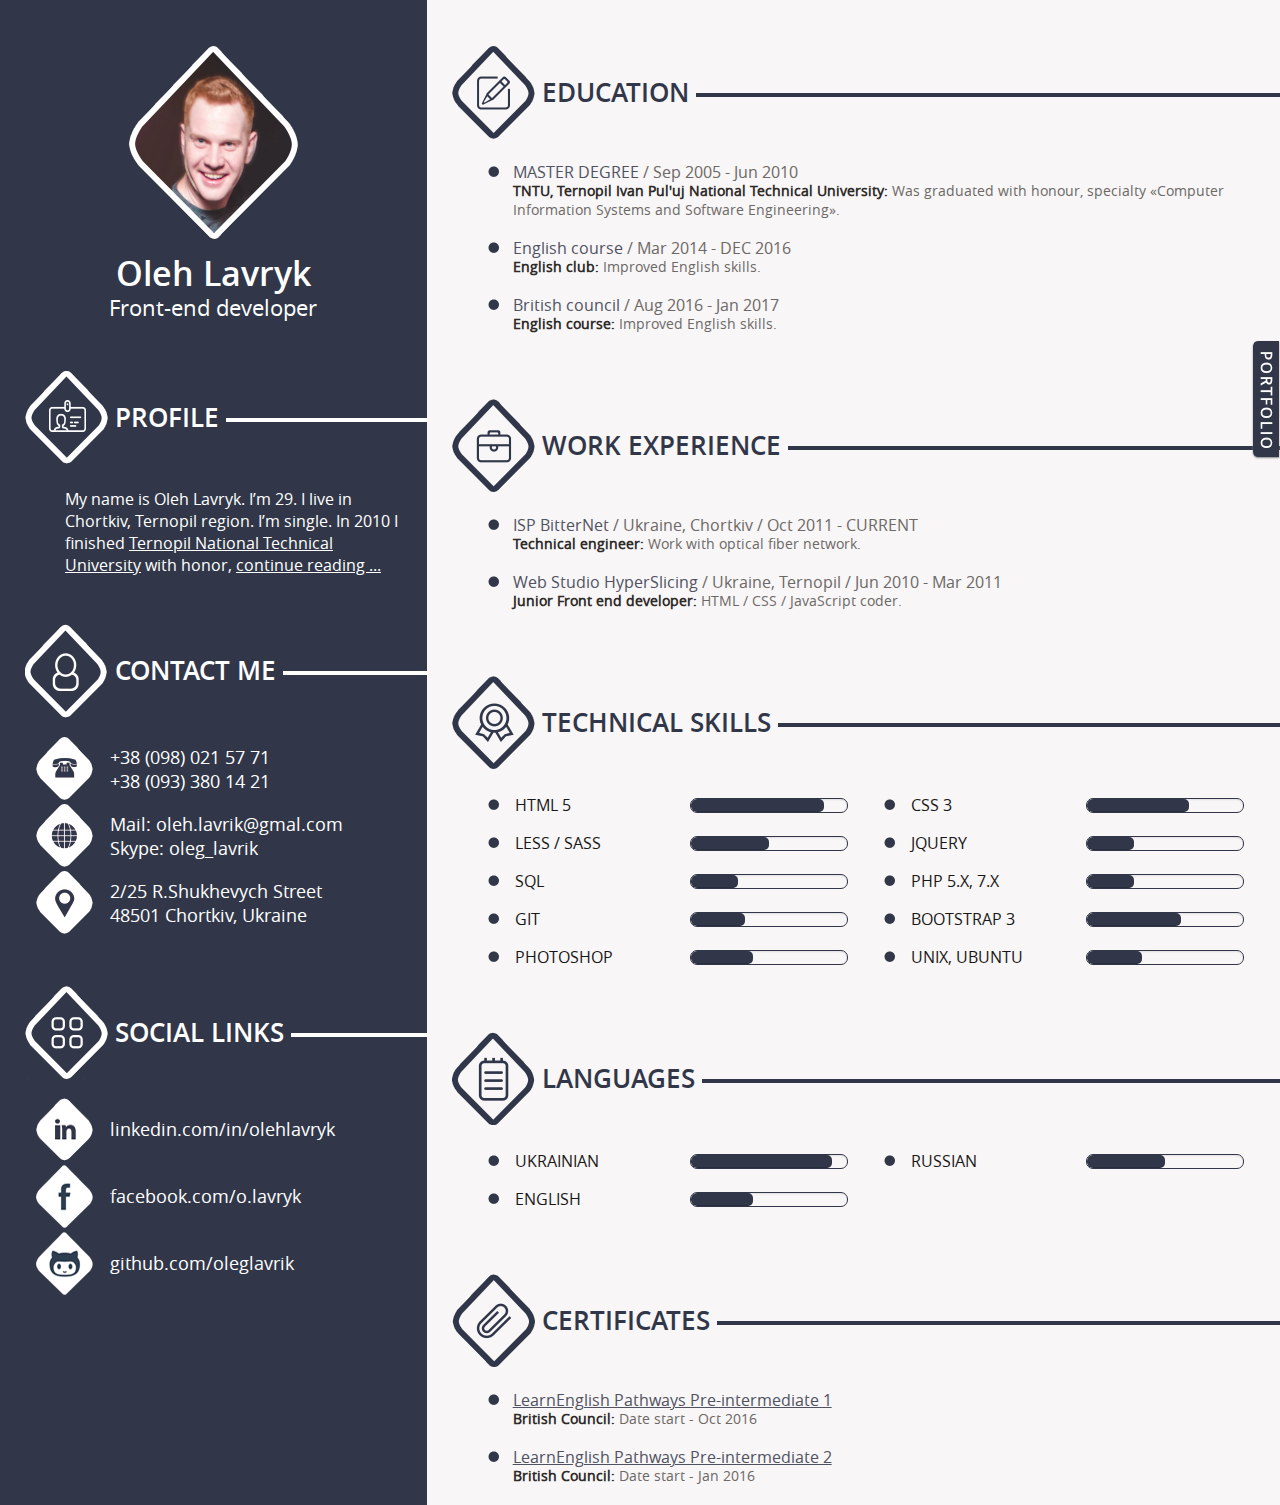
<file: index.html>
<!DOCTYPE html>
<html lang="en">
<head>
    <meta charset="utf-8">
    <meta http-equiv="X-UA-Compatible" content="IE=edge">
    <meta name="viewport" content="width=device-width, initial-scale=1">
    <link rel="shortcut icon" href="images/favicon.ico" type="image/x-icon" />
    <!-- The above 3 meta tags *must* come first in the head; any other head content must come *after* these tags -->
    <title>Oleh Lavryk | General information</title>

    <!-- Bootstrap -->
    <link href="./css/bootstrap.css" rel="stylesheet">
    <link href="./css/style.css" rel="stylesheet">

    <!-- HTML5 shim and Respond.js for IE8 support of HTML5 elements and media queries -->
    <!-- WARNING: Respond.js doesn't work if you view the page via file:// -->
    <!--[if lt IE 9]>
    <script src="https://oss.maxcdn.com/html5shiv/3.7.3/html5shiv.min.js"></script>
    <script src="https://oss.maxcdn.com/respond/1.4.2/respond.min.js"></script>
    <![endif]-->
</head>
<body>

    <div id="wrapper" class="container-fluid">
        <div class="row">
            <!-- Left sidebar -->
            <aside id="l-sidebar" class="col-md-4">
                <!-- user pic -->
                <section class="row">
                    <div class="col-md-12">
                        <div class="row">
                            <div id="user-photo">
                                <img src="./images/my_ava_6.jpg" alt="">
                                <div class="photo-mask"></div>
                            </div>
                        </div>
                    </div>
                </section>
                <!-- user status -->
                <section class="row">
                    <div class="col-md-12">
                        <div class="row">
                            <div id="user-name" class="center-block">
                                <span><b>Oleh Lavryk</b></span>
                                <i>Front-end developer</i>
                            </div>
                        </div>
                    </div>
                </section>
                <!-- user short profile -->
                <section class="row">
                    <div class="col-md-12">
                        <div class="row">
                            <div class="big-title-l-sidebar">
                                <div class="ic-profile"></div>
                                <h3 class="title-l-sidebar">
                                    Profile
                                </h3>
                            </div>
                            <div class="l-sidebar-profile-text">
                                My name is Oleh Lavryk.
                                I’m 29. I live in Chortkiv, Ternopil region. I’m single.
                                In 2010 I finished <a href="http://tntu.edu.ua/" target="_blank">Ternopil National Technical University</a> with honor,
                                <a href="about-me.html">continue reading ...</a>
                            </div>
                        </div>
                    </div>
                </section>
                <!-- contact me -->
                <section class="row">
                    <div class="col-md-12">
                        <div class="row">
                            <div class="big-title-l-sidebar">
                            <div class="ic-contact"></div>
                            <h3 class="title-l-sidebar">
                                Contact Me
                            </h3>
                        </div>
                            <div class="l-sidebar-contact-info">
                                <ul class="col-md-12">
                                    <li class="col-xs-12 col-sm-6 col-md-12 col-lg-12">
                                        <span class="ic-phone"></span>
                                        <div class="contact-wrap">
                                            <span>+38 (098) 021 57 71</span>
                                            <span>+38 (093) 380 14 21</span>
                                        </div>
                                    </li>
                                    <li class="col-xs-12 col-sm-6 col-md-12 col-lg-12">
                                        <span class="ic-web"></span>
                                        <div class="contact-wrap">
                                            <span>Mail: oleh.lavrik@gmal.com</span>
                                            <span>Skype: oleg_lavrik</span>
                                        </div>
                                    </li>
                                    <li class="col-xs-12 col-sm-6 col-md-12 col-lg-12">
                                        <span class="ic-location"></span>
                                        <div class="contact-wrap">
                                            <span>2/25 R.Shukhevych Street</span>
                                            <span>48501 Chortkiv, Ukraine</span>
                                        </div>
                                    </li>
                                </ul>
                            </div>
                        </div>
                    </div>
                </section>
                <!-- social links -->
                <section class="row">
                    <div class="col-md-12">
                        <div class="row">
                            <div class="big-title-l-sidebar">
                                <div class="ic-social-links"></div>
                                <h3 class="title-l-sidebar">
                                Social links
                            </h3>
                            </div>
                            <div class="l-sidebar-social-links">
                                <ul class="col-sm-12">
                                    <li class="col-xs-12 col-sm-6 col-md-12 col-lg-12">
                                        <span class="ic-linkedin"></span>
                                        <div class="social-link-wrap">
                                            <a href="https://linkedin.com/in/olehlavryk" target="_blank">linkedin.com/in/olehlavryk</a>
                                        </div>
                                    </li>
                                    <li class="col-xs-12 col-sm-6 col-md-12 col-lg-12">
                                        <span class="ic-facebook"></span>
                                        <div class="social-link-wrap">
                                            <a href="https://facebook.com/o.lavryk" target="_blank">facebook.com/o.lavryk</a>
                                        </div>
                                    </li>
                                    <li class="col-xs-12 col-sm-6 col-md-12 col-lg-12">
                                        <span class="ic-github"></span>
                                        <div class="social-link-wrap">
                                            <a href="https://github.com/oleglavrik" target="_blank">github.com/oleglavrik</a>
                                        </div>
                                    </li>
                                </ul>
                            </div>
                        </div>
                    </div>
                </section>
            </aside>
            <!-- Main content -->
            <section id="main-content" class="col-md-8">
                <a href="./about-me.html" class="float-link">Portfolio</a>
                <!-- education title -->
                <section class="row">
                    <div class="col-md-12">
                        <div class="row">
                            <div class="col-md-12">
                                <div class="row">
                                    <div class="big-title-main-content">
                                        <div class="ic-user-education"></div>
                                        <h3 class="title-main-content">
                                            Education
                                        </h3>
                                    </div>
                                </div>
                            </div>
                        </div>
                    </div>
                </section>
                <!-- education content -->
                <section class="row">
                    <div class="col-md-12">
                        <div class="row">
                            <ul class="user-experience-list">
                                <li>
                                    <div><i>MASTER  DEGREE</i> / Sep 2005 - Jun 2010</div>
                                    <span>
                                        <b>TNTU, Ternopil Ivan Pul'uj National Technical University:</b>
                                        Was graduated with honour, specialty «Computer Information Systems and Software Engineering».
                                    </span>
                                </li>
                                <li>
                                    <div><i>English course</i> / Mar 2014 - DEC 2016</div>
                                    <span>
                                        <b>English club:</b>
                                        Improved English skills.
                                    </span>
                                </li>
                                <li>
                                    <div><i>British council</i> / Aug 2016 - Jan 2017</div>
                                    <span>
                                        <b>English course:</b>
                                        Improved English skills.
                                    </span>
                                </li>
                            </ul>
                        </div>
                    </div>
                </section>
                <!-- work experience title -->
                <section class="row">
                    <div class="col-md-12">
                        <div class="row">
                            <div class="big-title-main-content">
                                <div class="ic-work-experience"></div>
                                <h3 class="title-main-content">
                                    Work Experience
                                </h3>
                            </div>
                        </div>
                    </div>
                </section>
                <!-- work experience content -->
                <section class="row">
                    <div class="col-md-12">
                        <div class="row">
                            <ul class="user-experience-list">
                                <li>
                                    <div><i>ISP BitterNet</i> / Ukraine, Chortkiv / Oct 2011 - CURRENT </div>
                                    <span>
                                        <b>Technical engineer:</b>
                                         Work with optical fiber network.
                                    </span>
                                </li>
                                <li>
                                    <div><i>Web Studio HyperSlicing</i> / Ukraine, Ternopil / Jun 2010 - Mar 2011</div>
                                    <span>
                                        <b>Junior Front end developer:</b>
                                         HTML / CSS / JavaScript coder.
                                    </span>
                                </li>
                            </ul>
                        </div>
                    </div>
                </section>
                <!-- technical skills title -->
                <section class="row">
                    <div class="col-md-12">
                        <div class="row">
                            <div class="big-title-main-content">
                                <div class="ic-user-proficiency"></div>
                                <h3 class="title-main-content">
                                    TECHNICAL SKILLS
                                </h3>
                            </div>
                        </div>
                    </div>
                </section>
                <!-- technical skills content -->
                <section class="row">
                    <div class="col-md-12">
                        <div class="row">
                            <ul class="personal-skills-list">
                                <li class="col-sm-6">
                                    <i class="ic-dark-blue-bullet"></i>
                                    <span>HTML 5</span>
                                    <div class="progress progress-dark-blue">
                                        <div class="progress-bar progress-bar-dark-blue" role="progressbar"
                                             aria-valuenow="85" aria-valuemin="0" aria-valuemax="100" style="width:85%">
                                        </div>
                                    </div>
                                </li>
                                <li class="col-sm-6">
                                    <i class="ic-dark-blue-bullet"></i>
                                    <span>CSS 3</span>
                                    <div class="progress progress-dark-blue">
                                        <div class="progress-bar progress-bar-dark-blue" role="progressbar"
                                             aria-valuenow="65" aria-valuemin="0" aria-valuemax="100" style="width:65%">
                                        </div>
                                    </div>
                                </li>
                                <li class="col-sm-6">
                                    <i class="ic-dark-blue-bullet"></i>
                                    <span>LESS / SASS</span>
                                    <div class="progress progress-dark-blue">
                                        <div class="progress-bar progress-bar-dark-blue" role="progressbar"
                                             aria-valuenow="50" aria-valuemin="0" aria-valuemax="100" style="width:50%">
                                        </div>
                                    </div>
                                </li>
                                <li class="col-sm-6">
                                    <i class="ic-dark-blue-bullet"></i>
                                    <span>JQuery</span>
                                    <div class="progress progress-dark-blue">
                                        <div class="progress-bar progress-bar-dark-blue" role="progressbar"
                                             aria-valuenow="30" aria-valuemin="0" aria-valuemax="100" style="width:30%">
                                        </div>
                                    </div>
                                </li>
                                <li class="col-sm-6">
                                    <i class="ic-dark-blue-bullet"></i>
                                    <span>SQL</span>
                                    <div class="progress progress-dark-blue">
                                        <div class="progress-bar progress-bar-dark-blue" role="progressbar"
                                             aria-valuenow="30" aria-valuemin="0" aria-valuemax="100" style="width:30%">
                                        </div>
                                    </div>
                                </li>
                                <li class="col-sm-6">
                                    <i class="ic-dark-blue-bullet"></i>
                                    <span>PHP 5.x, 7.x</span>
                                    <div class="progress progress-dark-blue">
                                        <div class="progress-bar progress-bar-dark-blue" role="progressbar"
                                             aria-valuenow="30" aria-valuemin="0" aria-valuemax="100" style="width:30%">
                                        </div>
                                    </div>
                                </li>
                                <li class="col-sm-6">
                                    <i class="ic-dark-blue-bullet"></i>
                                    <span>GIT</span>
                                    <div class="progress progress-dark-blue">
                                        <div class="progress-bar progress-bar-dark-blue" role="progressbar"
                                             aria-valuenow="35" aria-valuemin="0" aria-valuemax="100" style="width:35%">
                                        </div>
                                    </div>
                                </li>
                                <li class="col-sm-6">
                                    <i class="ic-dark-blue-bullet"></i>
                                    <span>Bootstrap 3</span>
                                    <div class="progress progress-dark-blue">
                                        <div class="progress-bar progress-bar-dark-blue" role="progressbar"
                                             aria-valuenow="60" aria-valuemin="0" aria-valuemax="100" style="width:60%">
                                        </div>
                                    </div>
                                </li>
                                <li class="col-sm-6">
                                    <i class="ic-dark-blue-bullet"></i>
                                    <span>Photoshop </span>
                                    <div class="progress progress-dark-blue">
                                        <div class="progress-bar progress-bar-dark-blue" role="progressbar"
                                             aria-valuenow="40" aria-valuemin="0" aria-valuemax="100" style="width:40%">
                                        </div>
                                    </div>
                                </li>

                                <li class="col-sm-6">
                                    <i class="ic-dark-blue-bullet"></i>
                                    <span>Unix, Ubuntu</span>
                                    <div class="progress progress-dark-blue">
                                        <div class="progress-bar progress-bar-dark-blue" role="progressbar"
                                             aria-valuenow="35" aria-valuemin="0" aria-valuemax="100" style="width:35%">
                                        </div>
                                    </div>
                                </li>
                            </ul>
                        </div>
                    </div>
                </section>
                <!-- languages title -->
                <section class="row">
                    <div class="col-md-12">
                        <div class="row">
                            <div class="big-title-main-content">
                                <div class="ic-languages"></div>
                                <h3 class="title-main-content">
                                    Languages
                                </h3>
                            </div>
                        </div>
                    </div>
                </section>
                <!-- languages content -->
                <section class="row">
                    <div class="col-md-12">
                        <div class="row">
                            <ul class="personal-skills-list">
                                <li class="col-sm-6">
                                    <i class="ic-dark-blue-bullet"></i>
                                    <span>Ukrainian</span>
                                    <div class="progress progress-dark-blue">
                                        <div class="progress-bar progress-bar-dark-blue" role="progressbar"
                                             aria-valuenow="90" aria-valuemin="0" aria-valuemax="100" style="width:90%">
                                        </div>
                                    </div>
                                </li>
                                <li class="col-sm-6">
                                    <i class="ic-dark-blue-bullet"></i>
                                    <span>Russian</span>
                                    <div class="progress progress-dark-blue">
                                        <div class="progress-bar progress-bar-dark-blue" role="progressbar"
                                             aria-valuenow="50" aria-valuemin="0" aria-valuemax="100" style="width:50%">
                                        </div>
                                    </div>
                                </li>
                                <li class="col-sm-6">
                                    <i class="ic-dark-blue-bullet"></i>
                                    <span>English</span>
                                    <div class="progress progress-dark-blue">
                                        <div class="progress-bar progress-bar-dark-blue" role="progressbar"
                                             aria-valuenow="40" aria-valuemin="0" aria-valuemax="100" style="width:40%">
                                        </div>
                                    </div>
                                </li>
                            </ul>
                        </div>
                    </div>
                </section>
                <!-- certificates title -->
                <section class="row">
                    <div class="col-md-12">
                        <div class="row">
                            <div class="big-title-main-content">
                                <div class="ic-certificates"></div>
                                <h3 class="title-main-content">
                                    Certificates
                                </h3>
                            </div>
                        </div>
                    </div>
                </section>
                <!-- certificates content -->
                <section class="row">
                    <div class="col-md-12">
                        <div class="row">
                            <ul class="user-experience-list">
                                <li>
                                    <div><i><a href="./data/certificates/certificate.pdf" target="_blank">LearnEnglish Pathways Pre-intermediate 1</a></i></div>
                                    <span>
                                        <b>British Council:</b>
                                         Date start - Oct 2016
                                    </span>
                                </li>
                                <li>
                                    <div><i><a href="./data/certificates/certificate2.pdf" target="_blank">LearnEnglish Pathways Pre-intermediate 2</a></i></div>
                                    <span>
                                        <b>British Council:</b>
                                         Date start - Jan 2016
                                    </span>
                                </li>
                            </ul>
                        </div>
                    </div>
                </section>
            </section>
        </div>
    </div>
    <!-- jQuery (necessary for Bootstrap's JavaScript plugins) -->
    <script src="https://ajax.googleapis.com/ajax/libs/jquery/1.12.4/jquery.min.js"></script>
    <!-- Include all compiled plugins (below), or include individual files as needed -->
    <script src="./js/bootstrap.min.js"></script>
</body>
</html>
</file>
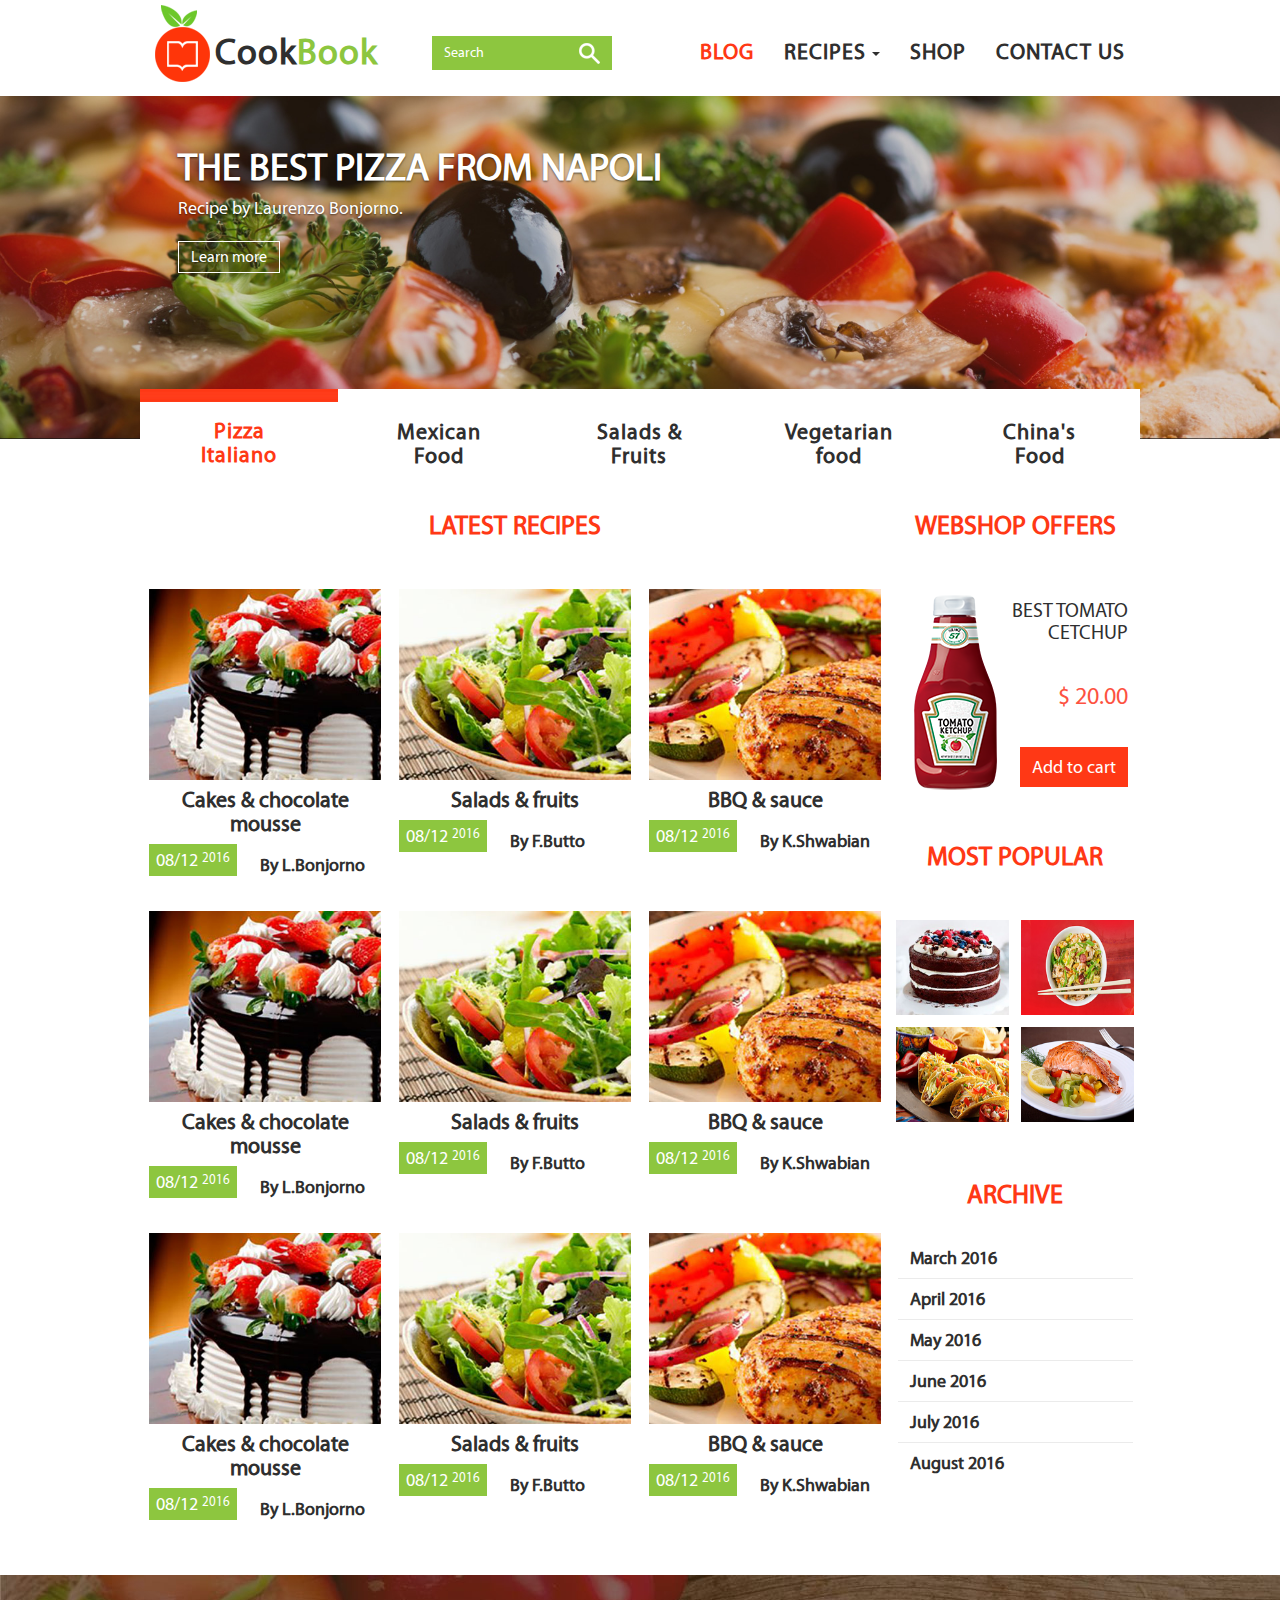
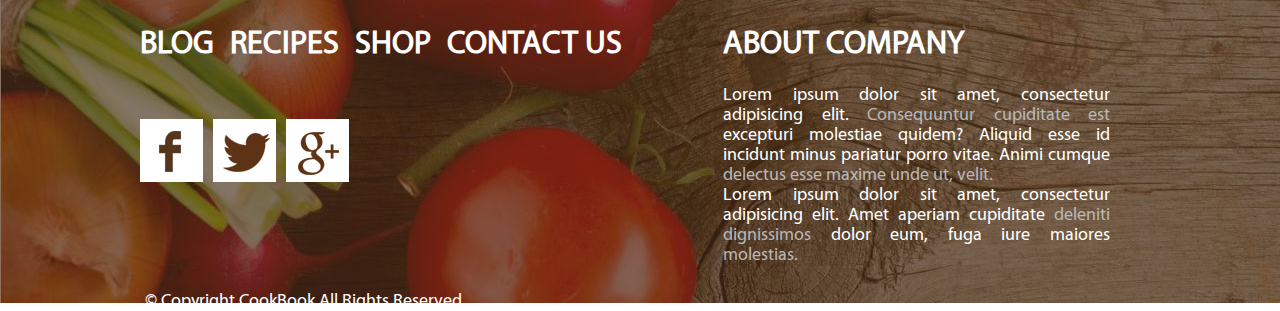
<file: source/cookbook/index.html>
<!DOCTYPE html>
<html lang="en">
<head>
    <meta charset="utf-8">
    <meta http-equiv="X-UA-Compatible" content="IE=edge">
    <meta name="viewport" content="width=device-width, initial-scale=1">
    <title>Cook Book | index</title>
    <!-- Bootstrap -->
    <link rel="stylesheet" href="./css/bootstrap.css">
    <!-- HTML5 shim and Respond.js for IE8 support of HTML5 elements and media queries -->
    <!-- WARNING: Respond.js doesn't work if you view the page via file:// -->
    <!--[if lt IE 9]>
    <script src="https://oss.maxcdn.com/html5shiv/3.7.3/html5shiv.min.js"></script>
    <script src="https://oss.maxcdn.com/respond/1.4.2/respond.min.js"></script>
    <![endif]-->
    <link rel="stylesheet" href="./css/index.css">
</head>
</head>
    <body>
        <!-- HEADER -->
        <header id="header">
            <!-- MAIN NAV BAR -->
            <div class="container">
                <div class="row">
                    <nav class="navbar navbar-default">
                        <div class="container-fluid">
                            <div class="row">
                                <!-- LOGO -->
                                <div class="logo-wrapper">
                                    <h1>
                                        <a class="navbar-brand" href="./">Cook<span>Book</span></a>
                                    </h1>
                                </div>
                                <!-- MOBILE VIEW -->
                                <div class="navbar-header">
                                    <a href="#" class="navbar-toggle collapsed" data-toggle="collapse" data-target="#bs-example-navbar-collapse-1" aria-expanded="false">Menu</a>
                                </div>
                                <!-- DESKTOP -->
                                <div class="collapse navbar-collapse" id="bs-example-navbar-collapse-1">
                                    <div class="row">
                                        <!-- DESKTOP SEARCH FORM -->
                                        <form action="" method="post" class="search">
                                            <input type="text" placeholder="Search" >
                                            <input type="submit" name="" value="">
                                        </form>
                                        <!-- MENU WITH DROPDOWN -->
                                        <ul id="main-menu" class="nav navbar-nav navbar-right">
                                            <li class="active"><a href="./blog.html">Blog</a></li>
                                            <li class="dropdown">
                                                <a href="#" class="dropdown-toggle" data-toggle="dropdown">Recipes <b class="caret"></b></a>
                                                <div class="dropdown-menu mega-menu">
                                                    <ul>
                                                        <li class="mega-menu-column">
                                                            <ul>
                                                                <li class="nav-header">European food</li>
                                                                <img src="./images/thumb_8.jpg" class="img-responsive">
                                                                <li><a href="#">French recipes</a></li>
                                                                <li><a href="#">Hot Spain recipes</a></li>
                                                                <li><a href="#">Traditional English food</a></li>
                                                                <li><a href="#">German sausage</a></li>
                                                                <li><a href="#">Ukrainian food</a></li>
                                                                <li><a href="#">Czech beer</a></li>
                                                            </ul>
                                                        </li>
                                                        <li class="mega-menu-column">
                                                            <ul>
                                                                <li class="nav-header">Chinese food</li>
                                                                <img src="./images/thumb_9.jpg" class="img-responsive">
                                                                <li><a href="#">Most popular Chinese food</a></li>
                                                                <li><a href="#">Chinese recipes and instructions</a></li>
                                                                <li><a href="#">Chinese rolls</a></li>
                                                                <li><a href="#">Traditional Chinese sushi</a></li>
                                                                <li><a href="#">Delicious Chinese soup</a></li>
                                                                <li><a href="#">Hot wasabi sauce</a></li>
                                                            </ul>
                                                        </li>
                                                        <li class="mega-menu-column">
                                                            <ul>
                                                                <li class="nav-header">Mexican food</li>
                                                                <img src="./images/thumb_10.jpg" class="img-responsive">
                                                                <li><a href="#">Street Mexican food</a></li>
                                                                <li><a href="#">Burrito's recipes</a></li>
                                                                <li><a href="#">Ceviche</a></li>
                                                                <li><a href="#">Mexican meat dishes</a></li>
                                                                <li><a href="#">Mole de Olla</a></li>
                                                                <li><a href="#">Queso flameado</a></li>
                                                            </ul>
                                                        </li>
                                                    </ul>
                                                </div>
                                            </li>
                                            <li><a href="#">Shop</a></li>
                                            <li><a href="#">Contact us</a></li>
                                            <li class="dropdown menu-serach-item">
                                                <a href="#" class="dropdown-toggle" data-toggle="dropdown"><span class="mobile-search-icon"></span></a>
                                                <div class="dropdown-menu">
                                                    <!--MOBILE VIEW SEARCH FORM-->
                                                    <form action="" method="post" class="search">
                                                        <input type="text" placeholder="Search" >
                                                        <input type="submit" name="" value="">
                                                    </form>
                                                </div><!-- dropdown-menu -->
                                            </li>
                                        </ul>
                                    </div>
                                </div>
                            </div>
                        </div>
                    </nav>
                </div>
            </div>
            <!-- HEADER CAROUSEL -->
            <section id="slider">
                <div id="carousel-example-generic" class="carousel slide carousel-fade" data-ride="carousel">
                    <!-- SLIDES -->
                    <div class="carousel-inner" role="listbox">
                        <div class="item active">
                            <img src="./images/slide_2.jpg" alt="">
                            <section class="carousel-caption">
                                <div class="container">
                                    <div class="recipe-info col-sm-7">
                                        <h1>The best pizza from napoli</h1>
                                        <p>
                                            Recipe by Laurenzo Bonjorno.
                                        </p>
                                        <a class="btn btn-default" href="#" role="button">Learn more</a>
                                    </div>
                                </div>
                            </section>
                        </div>
                        <div class="item ">
                            <img src="./images/slide_1.jpg" alt="">
                            <section class="carousel-caption">
                                <div class="container">
                                    <div class="recipe-info col-sm-7">
                                        <h1>Chicken Enchiladas II</h1>
                                        <p>
                                            Recipe by Laurenzo Bonjorno.
                                        </p>
                                        <a class="btn btn-default" href="#" role="button">Learn more</a>
                                    </div>
                                </div>
                            </section>
                        </div>
                        <div class="item">
                            <img src="./images/slide_2.jpg" alt="">
                            <section class="carousel-caption">
                                <div class="container">
                                    <div class="recipe-info col-sm-7">
                                        <h1>Roasted Asparagus Salad with Feta Cheese</h1>
                                        <p>
                                            Recipe by Laurenzo Bonjorno.
                                        </p>
                                        <a class="btn btn-default" href="#" role="button">Learn more</a>
                                    </div>
                                </div>
                            </section>
                        </div>
                        <div class="item">
                            <img src="./images/slide_1.jpg" alt="">
                            <section class="carousel-caption">
                                <div class="container">
                                    <div class="recipe-info col-sm-7">
                                        <h1>Raw Super Food Oat Smoothie</h1>
                                        <p>
                                            Recipe by Laurenzo Bonjorno.
                                        </p>
                                        <a class="btn btn-default" href="#" role="button">Learn more</a>
                                    </div>
                                </div>
                            </section>
                        </div>
                        <div class="item">
                            <img src="./images/slide_2.jpg" alt="">
                            <section class="carousel-caption col-sm-12 col-md-10">
                                <div class="container">
                                    <div class="recipe-info col-sm-7">
                                        <h1>Chinese Sizzling Rice Soup</h1>
                                        <p>
                                            Recipe by Laurenzo Bonjorno.
                                        </p>
                                        <a class="btn btn-default" href="#" role="button">Learn more</a>
                                    </div>
                                </div>
                            </section>
                        </div>
                    </div>
                    <!-- INDICATORS -->
                    <div class="container">
                        <div class="row">
                            <ol class="carousel-indicators">

                                <li data-target="#carousel-example-generic" data-slide-to="0" class="active">
                                    <a href="#">Pizza <br> Italiano</a>
                                </li>
                                <li data-target="#carousel-example-generic" data-slide-to="1" >
                                    <a href="#">Mexican <br>Food</a>
                                </li>
                                <li data-target="#carousel-example-generic" data-slide-to="2">
                                    <a href="#">Salads & <br> Fruits</a>
                                </li>
                                <li data-target="#carousel-example-generic" data-slide-to="3">
                                    <a href="#">Vegetarian <br> food</a>
                                </li>
                                <li data-target="#carousel-example-generic" data-slide-to="4">
                                    <a href="#">China's <br> Food</a>
                                </li>
                            </ol>
                        </div>
                    </div>
                </div>
            </section>
        </header>

        <!-- CONTENT -->
        <section class="container">
            <div class="row">
                <!-- MAIN -->
                <section id="content" class="col-md-9">
                    <h1>Latest recipes</h1>
                    <div id="recipes-wrapper">
                        <article>
                            <div class="hovereffect">
                                <a href="#"><img src="./images/thumb_1.jpg" alt="" class="img-responsive"></a>
                                <div class="overlay">
                                    <span>Cakes & chocolate mousse</span>
                                    <a class="info" href="#">View recipe</a>
                                </div>
                            </div>
                            <h2><a href="#">Cakes & chocolate mousse</a></h2>
                            <div class="post-meta-date">
                                <div class="post-date">
                                    08/12
                                    <sup>2016</sup>
                                </div>
                                <div class="post-author">By <a href="#">L.Bonjorno</a></div>
                            </div>
                        </article>
                        <article>
                            <div class="hovereffect">
                                <a href="#"><img src="./images/thumb_2.jpg" class="img-responsive" alt=""></a>
                                <div class="overlay">
                                    <span>Salads & fruits</span>
                                    <a class="info" href="#">View recipe</a>
                                </div>
                            </div>
                            <h2><a href="#">Salads & fruits</a></h2>
                            <div class="post-meta-date">
                                <div class="post-date">
                                    08/12
                                    <sup>2016</sup>
                                </div>
                                <div class="post-author">By <a href="#">F.Butto</a></div>
                            </div>
                        </article>
                        <article>
                            <div class="hovereffect">
                                <a href="#"><img src="./images/thumb_3.jpg" class="img-responsive" alt=""></a>
                                <div class="overlay">
                                    <span>BBQ & sauce</span>
                                    <a class="info" href="#">View recipe</a>
                                </div>
                            </div>
                            <h2><a href="#">BBQ & sauce</a></h2>
                            <div class="post-meta-date">
                                <div class="post-date">
                                    08/12
                                    <sup>2016</sup>
                                </div>
                                <div class="post-author">By <a href="#">K.Shwabian</a></div>
                            </div>
                        </article>
                        <article>
                            <div class="hovereffect">
                                <a href="#"><img src="./images/thumb_1.jpg" alt="" class="img-responsive"></a>
                                <div class="overlay">
                                    <span>Cakes & chocolate mousse</span>
                                    <a class="info" href="#">View recipe</a>
                                </div>
                            </div>
                            <h2><a href="#">Cakes & chocolate mousse</a></h2>
                            <div class="post-meta-date">
                                <div class="post-date">
                                    08/12
                                    <sup>2016</sup>
                                </div>
                                <div class="post-author">By <a href="#">L.Bonjorno</a></div>
                            </div>
                        </article>
                        <article>
                            <div class="hovereffect">
                                <a href="#"><img src="./images/thumb_2.jpg" class="img-responsive" alt=""></a>
                                <div class="overlay">
                                    <span>Salads & fruits</span>
                                    <a class="info" href="#">View recipe</a>
                                </div>
                            </div>
                            <h2><a href="#">Salads & fruits</a></h2>
                            <div class="post-meta-date">
                                <div class="post-date">
                                    08/12
                                    <sup>2016</sup>
                                </div>
                                <div class="post-author">By <a href="#">F.Butto</a></div>
                            </div>
                        </article>
                        <article>
                            <div class="hovereffect">
                                <a href="#"><img src="./images/thumb_3.jpg" class="img-responsive" alt=""></a>
                                <div class="overlay">
                                    <span>BBQ & sauce</span>
                                    <a class="info" href="#">View recipe</a>
                                </div>
                            </div>
                            <h2><a href="#">BBQ & sauce</a></h2>
                            <div class="post-meta-date">
                                <div class="post-date">
                                    08/12
                                    <sup>2016</sup>
                                </div>
                                <div class="post-author">By <a href="#">K.Shwabian</a></div>
                            </div>
                        </article>
                        <article>
                            <div class="hovereffect">
                                <a href="#"><img src="./images/thumb_1.jpg" alt="" class="img-responsive"></a>
                                <div class="overlay">
                                    <span>Cakes & chocolate mousse</span>
                                    <a class="info" href="#">View recipe</a>
                                </div>
                            </div>
                            <h2><a href="#">Cakes & chocolate mousse</a></h2>
                            <div class="post-meta-date">
                                <div class="post-date">
                                    08/12
                                    <sup>2016</sup>
                                </div>
                                <div class="post-author">By <a href="#">L.Bonjorno</a></div>
                            </div>
                        </article>
                        <article>
                            <div class="hovereffect">
                                <a href="#"><img src="./images/thumb_2.jpg" class="img-responsive" alt=""></a>
                                <div class="overlay">
                                    <span>Salads & fruits</span>
                                    <a class="info" href="#">View recipe</a>
                                </div>
                            </div>
                            <h2><a href="#">Salads & fruits</a></h2>
                            <div class="post-meta-date">
                                <div class="post-date">
                                    08/12
                                    <sup>2016</sup>
                                </div>
                                <div class="post-author">By <a href="#">F.Butto</a></div>
                            </div>
                        </article>
                        <article>
                            <div class="hovereffect">
                                <a href="#"><img src="./images/thumb_3.jpg" class="img-responsive" alt=""></a>
                                <div class="overlay">
                                    <span>BBQ & sauce</span>
                                    <a class="info" href="#">View recipe</a>
                                </div>
                            </div>
                            <h2><a href="#">BBQ & sauce</a></h2>
                            <div class="post-meta-date">
                                <div class="post-date">
                                    08/12
                                    <sup>2016</sup>
                                </div>
                                <div class="post-author">By <a href="#">K.Shwabian</a></div>
                            </div>
                        </article>
                    </div>
                </section>

                <!-- ASIDE -->
                <aside id="sidebar" class="col-md-3">
                    <!-- ASIDE PRODUCT OFFER -->
                    <section class="aside-product-offer">
                        <h1>Webshop offers</h1>
                        <a href="#" class="aside-product-pic">
                            <img src="./images/thumb_5.png" alt="">
                        </a>
                        <div class="price-block">
                            <h1>Best tomato cetchup</h1>
                            <p>$ 20.00</p>
                            <a href="#" class="add-to-cart">Add to cart</a>
                        </div>
                    </section>

                    <!-- ASIDE MOST POPULAR -->
                    <section class="most-popular">
                        <h1>Most popular</h1>
                        <ul class="most-popular-list">
                            <li>
                                <a href="#">
                                    <img src="./images/thumb_4.jpg" class="img-responsive" alt="">
                                </a>
                                <i class="target glyphicon glyphicon-share-alt"></i>
                            </li>
                            <li>
                                <a href="#">
                                    <img src="./images/thumb_5.jpg" class="img-responsive" alt="">
                                </a>
                                <i class="target glyphicon glyphicon-share-alt"></i>
                            </li>
                            <li>
                                <a href="#">
                                    <img src="./images/thumb_6.jpg" class="img-responsive" alt="">
                                </a>
                                <i class="target glyphicon glyphicon-share-alt"></i>
                            </li>
                            <li>
                                <a href="#">
                                    <img src="./images/thumb_7.jpg" class="img-responsive" alt="">
                                </a>
                                <i class="target glyphicon glyphicon-share-alt"></i>
                            </li>
                        </ul>
                    </section>

                    <!-- ASIDE ARCHIVE -->
                    <section class="aside-archive">
                        <h1>Archive</h1>
                        <ul class="archive-list">
                            <li><a href="#">March 2016</a></li>
                            <li><a href="#">April 2016</a></li>
                            <li><a href="#">May 2016</a></li>
                            <li><a href="#">June 2016</a></li>
                            <li><a href="#">July 2016</a></li>
                            <li><a href="#">August 2016</a></li>
                        </ul>
                    </section>
                </aside>
            </div>
        </section>

        <!-- FOOTER -->
        <footer id="footer" class="container-fluid">
            <section class="container">
                <div class="row">
                    <section class="footer-left-block col-xs-12 col-sm-7 col-md-7">
                        <ul class="footer-menu">
                            <li><a href="#">Blog</a></li>
                            <li><a href="#">Recipes</a></li>
                            <li><a href="#">Shop</a></li>
                            <li><a href="#">Contact us</a></li>
                        </ul>
                        <ul class="social-menu">
                            <li><a href="#" class="ic-fb"></a></li>
                            <li><a href="#" class="ic-tw"></a></li>
                            <li><a href="#" class="ic-gp"></a></li>
                        </ul>
                    </section>
                    <section class="footer-right-block col-xs-12 col-sm-5 col-md-5">
                        <h1>About Company</h1>
                        <p>
                            Lorem ipsum dolor sit amet, consectetur adipisicing elit. <span>Consequuntur cupiditate est</span> excepturi molestiae quidem? Aliquid esse id incidunt minus pariatur porro vitae. Animi cumque <span>delectus esse maxime unde ut, velit.</span>
                        </p>
                        <p>Lorem ipsum dolor sit amet, consectetur adipisicing elit. Amet aperiam cupiditate <span>deleniti dignissimos</span> dolor eum, fuga iure maiores <span>molestias.</span></p>
                    </section>
                    <section class="footer-copyright col-sx-12 col-md-12">
                        <p>&copy; Copyright CookBook All Rights Reserved</p>
                    </section>
                </div>
            </section>
        </footer>

        <!-- js scripts -->
        <script src="https://ajax.googleapis.com/ajax/libs/jquery/3.1.1/jquery.min.js"></script>
        <script type="text/javascript" src="./js/bootstrap.min.js"></script>
        <script type="text/javascript" src="./js/index.js"></script>
    </body>
</html>
</file>
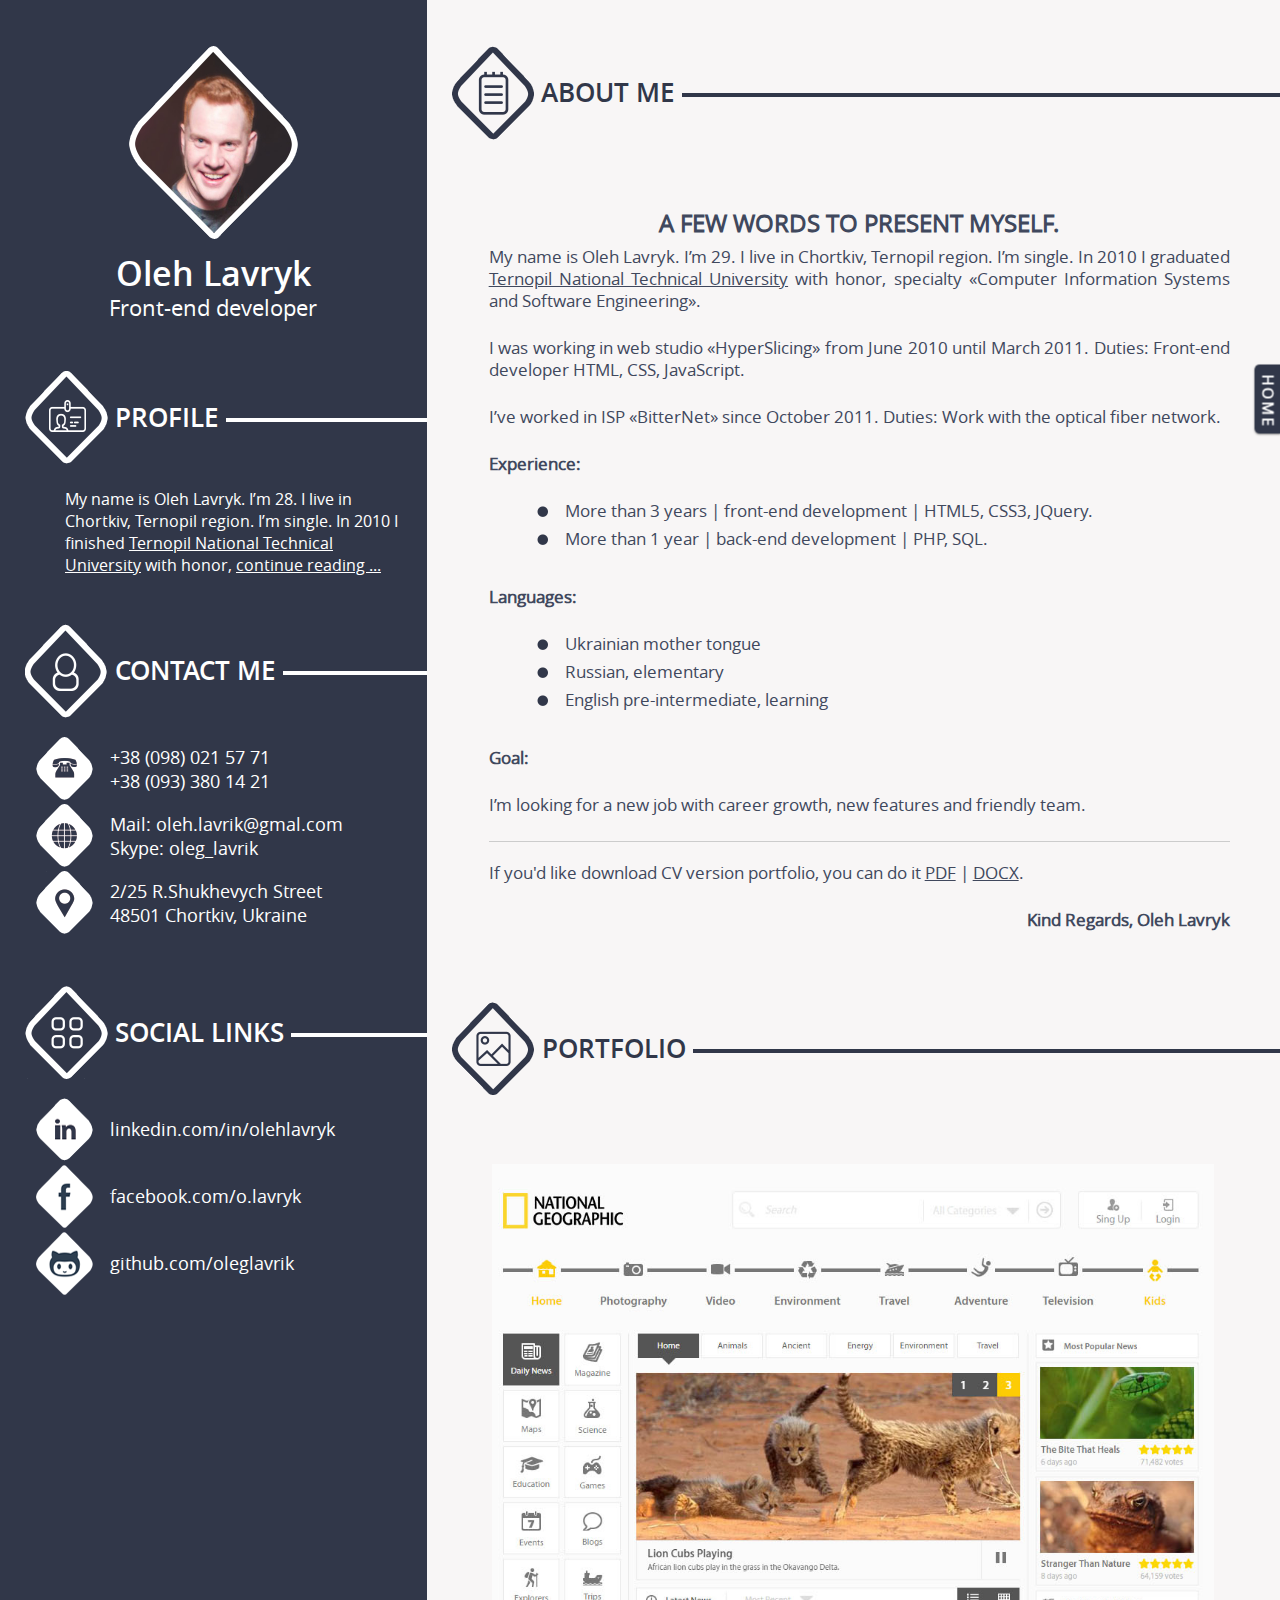
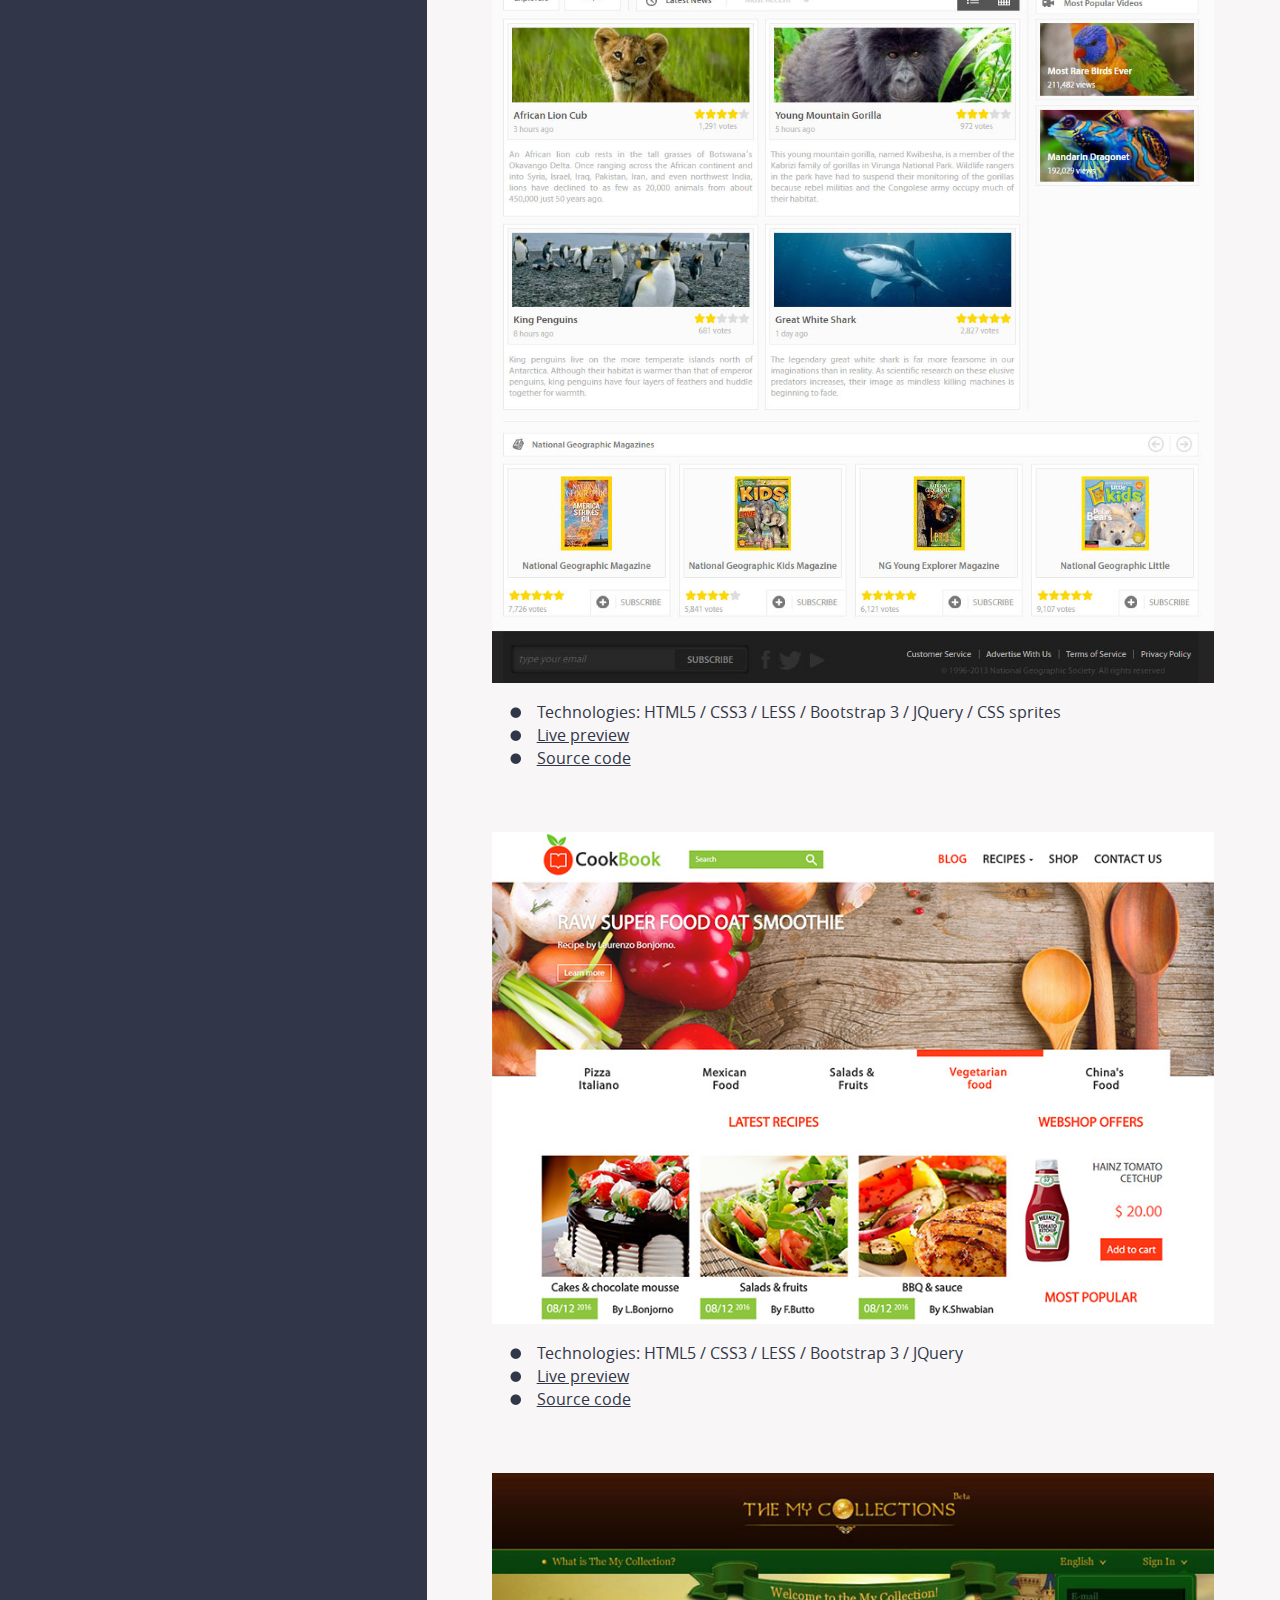
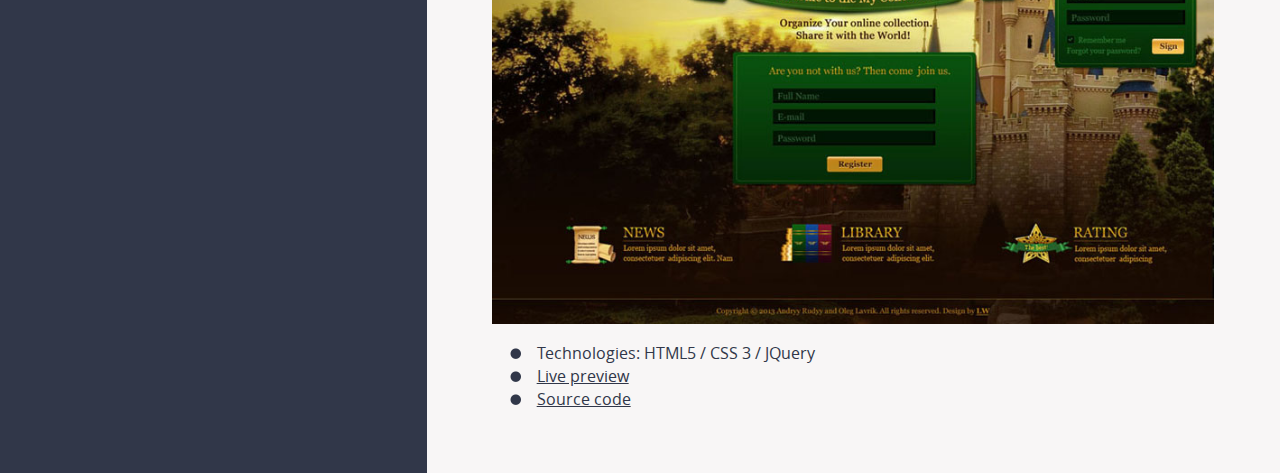
<file: about-me.html>
<!DOCTYPE html>
<html lang="en">
<head>
    <meta charset="utf-8">
    <meta http-equiv="X-UA-Compatible" content="IE=edge">
    <meta name="viewport" content="width=device-width, initial-scale=1">
    <link rel="shortcut icon" href="images/favicon.ico" type="image/x-icon" />
    <!-- The above 3 meta tags *must* come first in the head; any other head content must come *after* these tags -->
    <title>Oleh Lavryk | About me</title>

    <!-- Bootstrap -->
    <link href="./css/bootstrap.css" rel="stylesheet">
    <link href="./css/about-me.css" rel="stylesheet">

    <!-- Light box style -->
    <link rel="stylesheet" href="./css/lightbox/lightbox.css">

    <!-- HTML5 shim and Respond.js for IE8 support of HTML5 elements and media queries -->
    <!-- WARNING: Respond.js doesn't work if you view the page via file:// -->
    <!--[if lt IE 9]>
    <script src="https://oss.maxcdn.com/html5shiv/3.7.3/html5shiv.min.js"></script>
    <script src="https://oss.maxcdn.com/respond/1.4.2/respond.min.js"></script>
    <![endif]-->
</head>
<body>
    <div id="wrapper" class="container-fluid">
        <div class="row">
            <!-- Left sidebar -->
            <aside id="l-sidebar" class="col-md-4">
                <!-- user pic -->
                <section class="row">
                    <div class="col-md-12">
                        <div class="row">
                            <div id="user-photo">
                                <img src="./images/my_ava_6.jpg" alt="">
                                <div class="photo-mask"></div>
                            </div>
                        </div>
                    </div>
                </section>
                <!-- user status -->
                <section class="row">
                    <div class="col-md-12">
                        <div class="row">
                            <div id="user-name" class="center-block">
                                <span><b>Oleh Lavryk</b></span>
                                <i>Front-end developer</i>
                            </div>
                        </div>
                    </div>
                </section>
                <!-- user short profile -->
                <section class="row">
                    <div class="col-md-12">
                        <div class="row">
                            <div class="big-title-l-sidebar">
                                <div class="ic-profile"></div>
                                <h3 class="title-l-sidebar">
                                    Profile
                                </h3>
                            </div>
                            <div class="l-sidebar-profile-text">
                                My name is Oleh Lavryk.
                                I’m 28. I live in Chortkiv, Ternopil region. I’m single.
                                In 2010 I finished <a href="http://tntu.edu.ua/" target="_blank">Ternopil National Technical University</a> with honor,
                                <a href="about-me.html">continue reading ...</a>
                            </div>
                        </div>
                    </div>
                </section>
                <!-- contact me -->
                <section class="row">
                    <div class="col-md-12">
                        <div class="row">
                            <div class="big-title-l-sidebar">
                                <div class="ic-contact"></div>
                                <h3 class="title-l-sidebar">
                                    Contact Me
                                </h3>
                            </div>
                            <div class="l-sidebar-contact-info">
                                <ul class="col-md-12">
                                    <li class="col-xs-12 col-sm-6 col-md-12 col-lg-12">
                                        <span class="ic-phone"></span>
                                        <div class="contact-wrap">
                                            <span>+38 (098) 021 57 71</span>
                                            <span>+38 (093) 380 14 21</span>
                                        </div>
                                    </li>
                                    <li class="col-xs-12 col-sm-6 col-md-12 col-lg-12">
                                        <span class="ic-web"></span>
                                        <div class="contact-wrap">
                                            <span>Mail: oleh.lavrik@gmal.com</span>
                                            <span>Skype: oleg_lavrik</span>
                                        </div>
                                    </li>
                                    <li class="col-xs-12 col-sm-6 col-md-12 col-lg-12">
                                        <span class="ic-location"></span>
                                        <div class="contact-wrap">
                                            <span>2/25 R.Shukhevych Street</span>
                                            <span>48501 Chortkiv, Ukraine</span>
                                        </div>
                                    </li>
                                </ul>
                            </div>
                        </div>
                    </div>
                </section>
                <!-- social links -->
                <section class="row">
                    <div class="col-md-12">
                        <div class="row">
                            <div class="big-title-l-sidebar">
                                <div class="ic-social-links"></div>
                                <h3 class="title-l-sidebar">
                                    Social links
                                </h3>
                            </div>
                            <div class="l-sidebar-social-links">
                                <ul class="col-sm-12">
                                    <li class="col-xs-12 col-sm-6 col-md-12 col-lg-12">
                                        <span class="ic-linkedin"></span>
                                        <div class="social-link-wrap">
                                            <a href="https://linkedin.com/in/olehlavryk" target="_blank">linkedin.com/in/olehlavryk</a>
                                        </div>
                                    </li>
                                    <li class="col-xs-12 col-sm-6 col-md-12 col-lg-12">
                                        <span class="ic-facebook"></span>
                                        <div class="social-link-wrap">
                                            <a href="https://facebook.com/o.lavryk" target="_blank">facebook.com/o.lavryk</a>
                                        </div>
                                    </li>
                                    <li class="col-xs-12 col-sm-6 col-md-12 col-lg-12">
                                        <span class="ic-github"></span>
                                        <div class="social-link-wrap">
                                            <a href="https://github.com/oleglavrik" target="_blank">github.com/oleglavrik</a>
                                        </div>
                                    </li>
                                </ul>
                            </div>
                        </div>
                    </div>
                </section>
            </aside>
            <!-- Main content -->
            <section id="main-content" class="col-md-8">
                <a href="./" class="float-link">Home</a>
                <!-- about me title -->
                <section class="row">
                    <div class="col-md-12">
                        <div class="row">
                            <div class="big-title-main-content">
                                <div class="ic-cover-letter"></div>
                                <h3 class="title-main-content">
                                    About me
                                </h3>
                            </div>
                        </div>
                    </div>
                </section>
                <!-- about me content -->
                <section class="row">
                    <div class="col-md-12">
                        <div class="row">
                            <section class="cover-letter">
                                <article class="cover-letter-text">
                                    <h1 class="text-center text-uppercase"><b>A few words to present myself.</b></h1>
                                    <p>
                                        My name is Oleh Lavryk. I’m 29. I live in Chortkiv, Ternopil region. I’m single. In 2010 I
                                        graduated <a href="http://tntu.edu.ua/" target="_blank">Ternopil National Technical University</a> with honor, specialty «Computer
                                        Information Systems and Software Engineering».
                                    </p>

                                    <p>
                                        I was working in web studio «HyperSlicing» from June 2010 until March 2011. Duties: Front-end developer HTML, CSS, JavaScript.
                                    </p>
                                    <p>
                                        I’ve worked in ISP «BitterNet» since October 2011. Duties: Work with the optical fiber network.
                                    </p>
                                    <p>
                                        <b>Experience:</b>
                                    </p>
                                    <ul>
                                        <li>More than 3 years | front-end development | HTML5, CSS3, JQuery.</li>
                                        <li>More than 1 year | back-end development | PHP, SQL.</li>
                                    </ul>
                                    <p>
                                        <b>Languages:</b>
                                    </p>
                                    <ul>
                                        <li>Ukrainian mother tongue</li>
                                        <li>Russian, elementary</li>
                                        <li>English pre-intermediate, learning</li>
                                    </ul>
                                    <p>
                                        <b>Goal:</b>
                                    </p>
                                    <p>
                                        I’m looking for a new job with career growth, new features and friendly team.
                                    </p>
                                    <hr>
                                    <p>
                                        If you'd like download CV version portfolio, you can do it <a href="./data/oleh-lavryk-CV.pdf" target="_blank">PDF</a> | <a href="./data/oleh-lavryk-CV.docx" target="_blank">DOCX</a>.
                                    </p>
                                    <p class="text-right">
                                        <b>Kind Regards, Oleh Lavryk</b>
                                    </p>
                                </article>
                            </section>
                        </div>
                    </div>
                </section>
                <!-- portfolio title -->
                <section class="row">
                    <div class="col-md-12">
                        <div class="row">
                            <div class="big-title-main-content">
                                <div class="ic-portfolio"></div>
                                <h3 class="title-main-content">
                                    Portfolio
                                </h3>
                            </div>
                        </div>
                    </div>
                </section>
                <!-- portfolio content -->
                <section class="row">
                    <div class="col-md-12">
                        <div class="row">
                            <ul class="gallery-list">
                                <!-- front end -->
                                <li class="col-xs-11">
                                    <a href="images/screen/national-geographic.jpg" class="thumbnail" data-lightbox="image-1" data-title="">
                                        <img src="images/screen/national-geographic.jpg" alt="National-geographic responsive theme / front-end development">
                                        <span>National-geographic responsive theme / front-end development</span>
                                    </a>
                                    <ul class="item-caption-list">
                                        <li>
                                            Technologies: HTML5 / CSS3 / LESS / Bootstrap 3 / JQuery / CSS sprites
                                        </li>
                                        <li>
                                            <a href="http://html.superbcode.net/national-geographic" target="_blank">Live preview</a>
                                        </li>
                                        <li>
                                            <a href="https://bitbucket.org/olehlavrik/national-geographic/src" target="_blank">Source code</a>
                                        </li>
                                    </ul>
                                </li>
                                <li class="col-xs-11">
                                    <a href="images/screen/cookbook.jpg" class="thumbnail" data-lightbox="image-1" data-title="">
                                        <img src="images/screen/cookbook_prev.jpg" alt="CookBook - recipe blog / front-end development">
                                        <span>Recipes Book - responsive theme / front-end development</span>
                                    </a>
                                    <ul class="item-caption-list">
                                        <li>
                                            Technologies: HTML5 / CSS3 / LESS / Bootstrap 3 / JQuery
                                        </li>
                                        <li>
                                            <a href="http://html.superbcode.net/cookbook" target="_blank">Live preview</a>
                                        </li>
                                        <li>
                                            <a href="https://github.com/oleglavrik/oleglavrik.github.io/blob/master/source/cookbook/index.html" target="_blank">Source code</a>
                                        </li>
                                    </ul>
                                </li>
                                <li class="col-xs-11">
                                    <a href="./images/screen/themycollections.jpg" class="thumbnail" data-lightbox="image-1" data-title="">
                                        <img src="./images/screen/themycollections.jpg" alt="The MyCollection / front-end development">
                                        <span>The MyCollection / front-end development</span>
                                    </a>
                                    <ul class="item-caption-list">
                                        <li>
                                            Technologies: HTML5 / CSS 3 / JQuery
                                        </li>
                                        <li>
                                            <a href="https://oleglavrik.github.io/source/the_my_collections/" target="_blank">Live preview</a>
                                        </li>
                                        <li>
                                            <a href="https://github.com/oleglavrik/oleglavrik.github.io/blob/master/source/the_my_collections/index.html" target="_blank">Source code</a>
                                        </li>
                                    </ul>
                                </li>
                                <!-- /end -->
                            </ul>
                        </div>
                    </div>
                </section>
            </section>
        </div>
    </div>
    <!-- jQuery (necessary for Bootstrap's JavaScript plugins) -->
    <script src="https://ajax.googleapis.com/ajax/libs/jquery/1.12.4/jquery.min.js"></script>
    <!-- Include all compiled plugins (below), or include individual files as needed -->
    <script src="./js/bootstrap.min.js"></script>
    <!-- Light box js -->
    <script src="./js/lightbox/lightbox.js"></script>
    <!-- about-me js -->
    <script src="./js/about-me.js"></script>
</body>
</html>
</file>
<file: css/style.css>
/* set charset */
@charset "UTF-8";

/* import fonts */
@font-face {
    font-family: 'Open Sans';
    src: url('../fonts/opensans-regular.eot');
    src: url('../fonts/opensans-regular.eot?#iefix') format('embedded-opentype'),
    url('../fonts/opensans-regular.woff2') format('woff2'),
    url('../fonts/opensans-regular.woff') format('woff'),
    url('../fonts/opensans-regular.ttf')  format('truetype'),
    url('../fonts/opensans-regular.svg#svgFontName') format('svg');
}

@font-face {
    font-family: 'Open Sans Light';
    src: url('../fonts/opensans-light.eot');
    src: url('../fonts/opensans-light.eot?#iefix') format('embedded-opentype'),
    url('../fonts/opensans-light.woff2') format('woff2'),
    url('../fonts/opensans-light.woff') format('woff'),
    url('../fonts/opensans-light.ttf')  format('truetype'),
    url('../fonts/opensans-light.svg#svgFontName') format('svg');
}

@font-face {
    font-family: 'Open Sans Semibold';
    src: url('../fonts/opensans-semibold.eot');
    src: url('../fonts/opensans-semibold.eot?#iefix') format('embedded-opentype'),
    url('../fonts/opensans-semibold.woff2') format('woff2'),
    url('../fonts/opensans-semibold.woff') format('woff'),
    url('../fonts/opensans-semibold.ttf')  format('truetype'),
    url('../fonts/opensans-semibold.svg#svgFontName') format('svg');
}

/* media query settings */
@media (min-width: 992px) {
    #l-sidebar {
        padding-bottom: 32767px;
        margin-bottom: -32767px;
    }

    #wrapper {
        overflow: hidden;
    }
}

@media (max-width: 480px) {
    .personal-skills-list li {
        clear: both;
    }
}

/* basic settings */
html {
    height: 100%;
    font-size: 100%;
}

body {
    font: 14px/20px 'Open Sans, Arial, Tahoma';
    width: 100%;
    height: 100%;
    color: #6d6967;
    background: #f8f6f6;
    position: relative;
}

ul {
    padding: 0;
    margin: 0;
}

a {
    color: #fff;
    text-decoration: none;
}

a:focus {
    color: #fff;
}

a:hover {
    color: #fff;
    text-decoration: none;
}

/* Progress bar */
.progress {
    width: 48%;
    min-width: 90px;
    height: 15px;
    background: #313749;
    border: 1px solid #fff;
    border-radius: 7px;
    float: right;
    margin: 2px 9% 0 0;
}

.progress-bar {
    background: #fff;
    border-radius: 5px;
}

/* progress bar, dark blue theme */
.progress-dark-blue {
    width: 40%;
    background: #f8f6f6;
    border: 1px solid #313749;
}

.progress-bar-dark-blue {
    background: #313749;
    border-radius: 5px;
}

/* icons settings */
div[class*="ic-"], span[class*="ic-"] {
    display: inline-block;
    vertical-align: middle;
    background: url("../images/sprite.png") no-repeat;
}

i.ic-dark-blue-bullet {
    width: 11px;
    height: 11px;
    background: url("../images/black-list-bullet.png") 0 0 no-repeat;
    float: left;
    margin: 3px 16px 0 0;
}

/*icon bg positions */
div.ic-profile {
    background-position: -83px -719px;
    width: 83px;
    height: 93px;
    float: left;
}

div.ic-contact {
    background-position: -84px 0;
    width: 83px;
    height: 94px;
    float: left;
}

span.ic-phone {
    width: 57px;
    height: 63px;
    background-position: 0 -375px;
    float: left;
    margin: 0 17px 0 0;
}

span.ic-web {
    width: 57px;
    height: 63px;
    background-position: -57px -375px;
    float: left;
    margin: 0 17px 0 0;
}

span.ic-location {
    width: 57px;
    height: 63px;
    background-position: -114px -375px;
    float: left;
    margin: 0 17px 0 0;
}

div.ic-social-links {
    background-position: -83px -282px;
    width: 83px;
    height: 93px;
    float: left;
}

div.ic-work-experience {
    background-position: -83px -94px;
    width: 83px;
    height: 93px;
    float: left;
}

span.ic-linkedin {
    background-position: -57px -438px;
}

span.ic-facebook {
    background-position: -114px -438px;
}

span.ic-twitter {
    background-position: 0 -501px;
}

span.ic-github {
    background-position: -57px -501px;
}

div.ic-personal-skills {
    background-position: 0 -188px;
    width: 83px;
    height: 93px;
    float: left;
}

div.ic-user-education {
    background-position: -83px -188px;
    width: 83px;
    height: 93px;
    float: left;
}

div.ic-user-proficiency {
    background-position: 0 -281px;
    width: 83px;
    height: 93px;
    float: left;
}

div.ic-languages {
    background-position: 0 -718px;
    width: 83px;
    height: 93px;
    float: left;
}

div.ic-certificates {
    background-position: -114px -501px;
    width: 83px;
    height: 93px;
    float: left;
}
/*------------------------------
    LEFT SIDEBAR
-------------------------------*/
#l-sidebar {
    background: #313749;
}

#user-photo {
    width: 169px;
    height: 187px;
    margin: 46px auto 20px auto;
    position: relative;
}

#user-photo img {
    width: 167px;
    height: 187px;
    display: block;
    padding: 1px;
    margin: 0 auto;
}

.photo-mask {
    position: absolute;
    left: 0;
    top: 0;
    width: 169px;
    height: 200px;
    background: url(../images/user-avatar-bg.png) no-repeat;
}

#user-name {
    width: 90%;
}

#user-name span {
    display: block;
    text-align: center;
    font: 34px/40px Open Sans Light;
    color: #fff
}

#user-name b {
    font-style: normal;
    font-family: Open Sans Semibold;
}

#user-name i {
    font-style: normal;
    text-align: center;
    display: block;
    font: 22px/30px Open Sans;
    color: #fff;
}

.big-title-l-sidebar {
    margin: 48px 0 0 25px;
}

@media all and (max-width: 480px) {
    .big-title-l-sidebar {
        margin: 48px 0 0 15px;
    }
}

h3.title-l-sidebar {
    text-transform: uppercase;
    color: #fff;
    font: 26px/32px Open Sans Semibold;
    padding: 31px 0 0 0;
}

.title-l-sidebar {
    overflow: hidden;
}

.title-l-sidebar:before,
.title-l-sidebar:after {
    content: '';
    display: inline-block;
    vertical-align: middle;
    box-sizing: border-box;
    width: 100%;
    height: 4px;
    background: #fff;
    border: solid #FFF;
    border-width: 0 10px;
}

.title-l-sidebar:before {
    margin-left: -100%;
}

.title-l-sidebar:after {
    margin-right: -100%;
}

.l-sidebar-profile-text {
    font: 16px/22px Open Sans;
    color: #fff;
    clear: both;
    width: 79%;
    float: left;
    margin: 24px 0 0 65px;
}

@media all and (max-width: 480px) {
    .l-sidebar-profile-text {
        margin: 24px 0 0 55px;
    }
}

.l-sidebar-profile-text a {
    text-decoration: underline;
}

.l-sidebar-profile-text a:hover {
    text-decoration: none;
}

.contact-wrap {
    margin: 8px 0 0 0;
    float: left;
    width: 70%;
}

.l-sidebar-contact-info {
    color: #fff;
    clear: both;
    width: 100%;
    float: left;
    margin: 19px 0 0 0;

}

.l-sidebar-contact-info ul {
    margin: 0 0 0 21px;
    width: 90%;
}

@media all and (max-width: 480px) {
    .l-sidebar-contact-info ul {
        margin: 0 0 0 13px;
    }
}

.l-sidebar-contact-info ul li {
    font: 18px/24px Open Sans;
    color: #fff;
    list-style: none;
    margin: 0 0 4px 0;
    padding: 0;
}

.l-sidebar-contact-info ul li span {
    display: block;
}

/*------------------------------
    MAIN CONTENT
-------------------------------*/
.big-title-main-content {
    margin: 46px 0 0 25px;
}

@media all and (max-width: 480px) {
    .big-title-main-content {
        margin: 46px 0 0 15px;
    }
}

h3.title-main-content {
    text-transform: uppercase;
    color: #313749;
    font: 26px/32px Open Sans Semibold;
    padding: 31px 0 0 0;
}

.title-main-content {
    overflow: hidden;
}

.title-main-content:before,
.title-main-content:after {
    content: '';
    display: inline-block;
    vertical-align: middle;
    box-sizing: border-box;
    width: 100%;
    height: 4px;
    background: #313749;
    border: solid #313749;
    border-width: 0 10px;
}

.title-main-content:before {
    margin-left: -100%;
}

.title-main-content:after {
    margin-right: -100%;
}

.l-sidebar-social-links {
    color: #fff;
    clear: both;
    width: 100%;
    float: left;
    margin: 19px 0 0 0;
    padding: 0 0 20px 0;

}

.l-sidebar-social-links ul {
    width: 90%;
    margin: 0 0 0 21px;
}

@media all and (max-width: 480px) {
    .l-sidebar-social-links ul{
        margin: 0 0 0 13px;
    }
}

.l-sidebar-social-links ul li {
    list-style: none;
    margin: 0 0 4px 0;
    padding: 0;
    float: left;
    display: block;
}

.l-sidebar-social-links ul li span {
    width: 57px;
    height: 63px;
    display: block;
    float: left;
    margin: 0 17px 0 0;
}

.social-link-wrap {
    width: 70%;
    float: left;
}

.l-sidebar-social-links ul li a {
    font: 18px/24px Open Sans;
    color: #fff;
    margin: 19px 0 0 0;
    float: left;
}

.user-experience-list {
    width: auto;
    margin: 24px 0 0 61px;
}

@media all and (max-width: 480px) {
    .user-experience-list {
        margin: 24px 0 0 51px;
    }
}

.user-experience-list li {
    width: 98%;
    list-style: none;
    padding: 0 0 0 25px;
    background: url("../images/black-list-bullet.png") 0 3px no-repeat;
    font: 16px/18px Open Sans;
    color: #6d6967;
    margin: 0 0 20px 0;
}

.user-experience-list li h1 {
    text-transform: uppercase;
    padding: 0 0 5px 0;
    letter-spacing: 3px;
}

.user-experience-list li a {
    color: #505262;
    text-decoration: underline;
}

.user-experience-list li a:hover {
    text-decoration: none;
}

.user-experience-list li div i {
    font-style: normal;
    color: #505262;
}

.user-experience-list li span {
    font-size: 14px
}

.user-experience-list li span b {
    color: #2e2a28;
}

.personal-skills-list {
    margin: 27px 0 0 61px;
}

@media all and (max-width: 480px) {
    .personal-skills-list {
        margin: 27px 0 0 51px;
    }
}

.personal-skills-list li {
    list-style: none;
    margin: 0 0 20px 0;
    padding: 0;
}

.personal-skills-list li span {
    font: 16px/18px Open Sans;
    text-transform: uppercase;
    color: #181717;
    float: left;
    width: 40%;
}

.float-link {
    display: block;
    background: #313749;
    cursor: pointer;
    z-index: 1;
    margin: -5% -44px 0 0;
    position: fixed;
    top: 50%;
    right: 0;
    padding: 5px 6px 6px 10px;
    letter-spacing: 2px;
    -webkit-border-radius: 0 0 5px 5px;
    -moz-border-radius: 0 0 5px 5px;
    border-radius: 0px 0px 5px 5px;
    -moz-box-shadow: 1px 0 2px #888;
    -webkit-box-shadow: 1px 0 2px #888;
    box-shadow: 1px 0 2px #888;
    text-transform: uppercase;
    box-sizing: border-box;
    -moz-transform: rotate(90deg);
    -webkit-transform: rotate(90deg);
    -o-transform: rotate(90deg);
    -ms-transform: rotate(90deg); /* для IE9 */
    transform: rotate(90deg);
    font:bold 15px/15px Open Sans;
}
</file>
<file: source/cookbook/css/index.css>
/*==============================
    VARIABLES
===============================*/
/*==============================
    FONTS
===============================*/
@font-face {
  font-family: 'MyriadPro-Regular';
  src: url('../fonts/MyriadPro-Regular.eot');
  src: url('../fonts/MyriadPro-Regular.eot?#iefix') format('embedded-opentype'), url('../fonts/MyriadPro-Regular.woff2') format('woff2'), url('../fonts/MyriadPro-Regular.woff') format('woff'), url('../fonts/MyriadPro-Regular.ttf') format('truetype'), url('../fonts/MyriadPro-Regular.svg#svgFontName') format('svg');
}
/*==============================
    SPRITES
===============================*/
a[class*="ic-"] {
  display: inline-block;
  vertical-align: middle;
  background: url("../images/social-icons-sprite.png") no-repeat;
}
a.ic-fb {
  background-position: 0 0;
}
@media all and (max-width: 850px) {
  a.ic-fb {
    background-position: 0 -126px;
  }
}
a.ic-fb:hover {
  background-position: 0 -63px;
}
@media all and (max-width: 850px) {
  a.ic-fb:hover {
    background-position: 0 -171px;
  }
}
a.ic-tw {
  background-position: -63px 0;
}
@media all and (max-width: 850px) {
  a.ic-tw {
    background-position: -45px -126px;
  }
}
a.ic-tw:hover {
  background-position: -63px -63px;
}
@media all and (max-width: 850px) {
  a.ic-tw:hover {
    background-position: -45px -171px;
  }
}
a.ic-gp {
  background-position: -126px 0;
}
@media all and (max-width: 850px) {
  a.ic-gp {
    background-position: -90px -126px;
  }
}
a.ic-gp:hover {
  background-position: -126px -63px;
}
@media all and (max-width: 850px) {
  a.ic-gp:hover {
    background-position: -90px -171px;
  }
}
/*==============================
    COMMON STYLES
===============================*/
* {
  outline: none;
}
body,
div,
ul,
ol,
li,
h1,
h2,
h3,
h4,
h5,
h6,
form,
input,
textarea,
p,
blockquote,
table,
th,
td {
  margin: 0;
  padding: 0;
}
img {
  border: 0;
}
ul,
ol {
  list-style: none;
}
table {
  border: 0px;
  border-collapse: collapse;
}
body {
  font-family: MyriadPro-Regular, Arial, sans-serif;
  font-size: 100%;
}
a {
  color: #2f2f2f;
}
a:hover {
  color: #ff3815;
  text-decoration: none;
}
/*==============================
    HEADER
===============================*/
.logo-wrapper {
  margin: 5px 0 0 15px;
  float: left;
}
.logo-wrapper h1 {
  float: left;
  margin: 0;
  background: url("../images/logo.png") 0 0 no-repeat;
  height: 77px;
}
.logo-wrapper h1 a {
  display: block;
  height: 77px;
  padding: 2px 0 0 75px;
  font: bold 36px/90px MyriadPro-Regular;
  letter-spacing: 1px;
  color: #2f2f2f !important;
}
@media all and (max-width: 850px) {
  .logo-wrapper h1 a {
    padding-left: 65px;
  }
}
.logo-wrapper h1 a span {
  color: #8dc63f;
}
nav.navbar {
  border: 0;
  background: transparent;
  margin: 0;
  padding: 0 0 14px 0;
}
.navbar-collapse {
  border: none;
}
.search {
  width: 254px;
  position: relative;
  float: left;
  margin: 36px 0 0 54px;
}
@media all and (max-width: 1300px) {
  .search {
    width: 180px;
  }
}
@media all and (max-width: 1070px) {
  .search {
    display: none;
  }
}
.search input {
  border: none;
}
.search input::-webkit-input-placeholder {
  color: #fff;
}
.search input::-moz-placeholder {
  color: #fff;
}
.search input:-moz-placeholder {
  color: #fff;
}
.search input:-ms-input-placeholder {
  color: #fff;
}
.search input:focus::-webkit-input-placeholder {
  color: transparent;
}
.search input:focus::-moz-placeholder {
  color: transparent;
}
.search input:focus:-moz-placeholder {
  color: transparent;
}
.search input:focus:-ms-input-placeholder {
  color: transparent;
}
.search input[type=text] {
  width: 100%;
  background: #8dc63f;
  padding: 9px 0 9px 12px;
  font: 14px/16px MyriadPro-Regular;
  color: #fff;
}
.search input[type=submit] {
  position: absolute;
  top: 0;
  right: 0;
  margin-top: 7px;
  margin-right: 12px;
  width: 21px;
  height: 21px;
  background: url("../images/header_search_icon.png") 0 0 no-repeat;
}
ul.nav {
  float: right;
  margin: 38px 0 0 0;
}
@media screen and (max-width: 850px) {
  ul.nav {
    width: 99%;
    margin-top: 5px;
    margin-left: 1%;
    float: left;
  }
}
ul.nav li {
  padding: 0 15px;
}
@media screen and (max-width: 850px) {
  ul.nav li {
    display: block;
  }
}
ul.nav li a {
  font: bold 22px/28px MyriadPro-Regular;
  color: #2f2f2f !important;
  text-transform: uppercase;
  padding: 0;
  letter-spacing: 1px;
}
ul.nav li a:hover {
  color: #ff3815 !important;
}
ul.nav li a:focus {
  color: #2f2f2f;
}
ul.nav li:nth-child(1) {
  padding-left: 0 !important;
}
ul.nav li:nth-last-child(1) {
  padding-right: 0 !important;
}
ul.nav li.active a {
  color: #ff3815 !important;
}
ul.nav li.menu-serach-item {
  display: none;
  margin-top: 2px;
  padding-left: 5px;
}
@media all and (max-width: 1070px) {
  ul.nav li.menu-serach-item {
    display: block;
  }
}
@media screen and (max-width: 850px) {
  ul.nav li.menu-serach-item {
    padding: 0;
  }
}
ul.nav li.menu-serach-item span.mobile-search-icon {
  width: 19px;
  height: 19px;
  display: inline-block;
  background: url("../images/search-icon-sprite.png") 0 0 no-repeat;
}
ul.nav li.menu-serach-item span.mobile-search-icon:hover {
  background-position: 0 -19px;
}
ul.nav li.menu-serach-item div.dropdown-menu {
  margin: 4px 0 0 0;
  right: -7px !important;
  padding: 10px;
  border-radius: 0;
  -webkit-box-shadow: 0 6px 12px rgba(0, 0, 0, 0.175);
  box-shadow: 0 6px 12px rgba(0, 0, 0, 0.175);
  -moz-box-shadow: 0 6px 12px rgba(0, 0, 0, 0.175);
}
@media all and (max-width: 850px) {
  ul.nav li.menu-serach-item div.dropdown-menu {
    box-shadow: none;
    -webkit-box-shadow: none;
    -moz-box-shadow: none;
    margin: 0;
  }
}
@media all and (max-width: 850px) {
  ul.nav li.menu-serach-item div.dropdown-menu form {
    width: 99% !important;
  }
}
ul.nav li.menu-serach-item form.search {
  width: 254px !important;
  margin: 0 !important;
}
@media all and (max-width: 1070px) {
  ul.nav li.menu-serach-item form.search {
    display: block;
  }
}
@media screen and (max-width: 850px) {
  ul.nav > li {
    clear: both;
    padding: 0;
  }
}
@media screen and (max-width: 850px) {
  ul.nav > li > a {
    padding: 5px 10px;
  }
}
ul.nav li.active > a {
  background: transparent !important;
}
ul.nav li.dropdown.open a {
  background: transparent !important;
}
ul.nav .dropdown-menu:before {
  position: absolute;
  top: -7px;
  right: 9px;
  display: inline-block;
  border-right: 7px solid transparent;
  border-bottom: 7px solid #ccc;
  border-left: 7px solid transparent;
  border-bottom-color: rgba(0, 0, 0, 0.2);
  content: '';
}
@media all and (max-width: 850px) {
  ul.nav .dropdown-menu:before {
    border: none;
  }
}
ul.nav .dropdown-menu:after {
  position: absolute;
  top: -6px;
  right: 10px;
  display: inline-block;
  border-right: 6px solid transparent;
  border-bottom: 6px solid #ffffff;
  border-left: 6px solid transparent;
  content: '';
}
@media all and (max-width: 850px) {
  ul.nav .dropdown-menu:after {
    border: none;
  }
}
ul.nav .dropdown-menu {
  right: 2px;
  margin: 4px 0 0 0;
}
ul.nav .dropdown-menu li {
  padding: 0 10px 7px 12px;
}
ul.nav .dropdown-menu li a {
  text-transform: none;
  font: 19px/21px MyriadPro-Regular;
  letter-spacing: normal;
}
ul.nav .dropdown-menu li.divider {
  padding: 0;
}
ul.nav .caret {
  margin-left: 0px;
}
.mega-menu {
  padding: 10px 10px 0 0;
  width: 520px;
  border-radius: 0;
  margin: 5px 0 0 0;
}
@media all and (max-width: 850px) {
  .mega-menu {
    padding-top: 0 !important;
    padding-left: 0 !important;
  }
}
.mega-menu ul {
  padding: 0;
  display: flex;
  flex-wrap: wrap;
  flex-direction: row;
  justify-content: space-between;
}
@media all and (max-width: 850px) {
  .mega-menu ul {
    justify-content: space-around;
  }
}
.mega-menu li {
  padding: 3px 0 !important;
}
.mega-menu li a {
  font: 16px/18px MyriadPro-Regular !important;
  color: #2f2f2f;
  display: block;
}
.mega-menu li a:hover {
  color: #ff3815;
}
.mega-menu li.mega-menu-column {
  margin-left: 10px;
  margin-bottom: 10px;
  width: 31%;
}
@media all and (max-width: 850px) {
  .mega-menu li.mega-menu-column {
    margin-left: 0;
  }
}
@media all and (max-width: 480px) {
  .mega-menu li.mega-menu-column {
    width: 62%;
  }
}
.mega-menu li.mega-menu-column ul {
  padding: 0;
  display: block;
}
.mega-menu li.nav-header {
  padding: 0 !important;
  font: 18px/20px MyriadPro-Regular;
  color: #2f2f2f;
  margin-bottom: 10px;
  display: inline-block;
  width: 100%;
  text-transform: uppercase;
  letter-spacing: 1px;
  text-align: center;
}
.mega-menu img {
  padding-bottom: 10px;
}
#slider {
  z-index: 5;
  width: 100%;
}
@media all and (max-width: 850px) {
  #slider {
    display: none;
  }
}
#slider .carousel-indicators {
  display: flex;
  flex-direction: row;
  justify-content: space-between;
  position: relative !important;
  left: 0;
  top: 0;
  background: #fff !important;
  margin: -50px 0 0 0 !important;
  z-index: 50 !important;
  width: 100% !important;
}
#slider .carousel-indicators li {
  background: transparent;
  text-indent: 0;
  width: auto;
  height: auto;
  border: none;
  border-radius: 0;
  width: 20%;
}
#slider .carousel-indicators li.active {
  background: url("../images/indicators-background-slick.jpg") 0 0 repeat-x;
}
@media all and (min-width: 850px) and (max-width: 1070px) {
  #slider .carousel-indicators li.active {
    background-position: 0 -5%;
  }
}
#slider .carousel-indicators li a {
  display: block;
  padding: 30px 0 10px 0;
  font: bold 22px/24px MyriadPro-Regular;
  letter-spacing: 1px;
  text-align: center;
}
@media all and (min-width: 850px) and (max-width: 1070px) {
  #slider .carousel-indicators li a {
    font: bold 19px/21px MyriadPro-Regular;
  }
}
#slider .carousel-indicators li.active a {
  color: #ff3815;
  text-decoration: none;
}
#slider .carousel-caption {
  width: 100%;
  left: 0;
  right: 0;
  top: 0;
  text-align: left;
  color: #fff;
  padding: 0;
}
#slider .carousel-caption .container {
  padding: 4% 0 0 3%;
}
#slider .carousel-caption .recipe-info {
  padding: 0;
  margin: 0;
}
#slider .carousel-caption h1 {
  color: #fff;
  text-transform: uppercase;
  font: bold 38px/40px MyriadPro-Regular;
  padding: 0;
  margin: 0 0 2% 0;
}
@media all and (min-width: 850px) and (max-width: 1070px) {
  #slider .carousel-caption h1 {
    font: bold 26px/28px MyriadPro-Regular;
  }
}
#slider .carousel-caption p {
  color: #fff;
  font: 18px/20px MyriadPro-Regular;
}
@media all and (min-width: 850px) and (max-width: 1070px) {
  #slider .carousel-caption p {
    font: bold 16px/18px MyriadPro-Regular;
  }
}
#slider .carousel-caption a.btn {
  background: transparent;
  border-radius: 0;
  color: #fff;
  border: 1px solid #fff;
  margin: 4% 0 0 0;
  font: 16px/18px MyriadPro-Regular;
  -webkit-transition: all 0.3s ease-in-out;
  transition: all 0.3s ease-in-out;
}
@media all and (min-width: 850px) and (max-width: 1070px) {
  #slider .carousel-caption a.btn {
    font: bold 13px/15px MyriadPro-Regular;
  }
}
#slider .carousel-caption a.btn:hover {
  border: 1px solid #ff3815;
  background: #ff3815;
  box-shadow: 0 0 10px #ff3815;
  -webkit-box-shadow: 0 0 10px #ff3815;
  -moz-box-shadow: 0 0 10px #ff3815;
  -o-box-shadow: 0 0 10px #ff3815;
}
#slider .item img {
  display: block;
  height: auto;
  max-width: 100%;
  line-height: 1;
  width: 100%;
}
#slider .carousel-fade .carousel-inner .item {
  transition-property: opacity;
}
#slider .carousel-fade .carousel-inner .item,
#slider .carousel-fade .carousel-inner .active.left,
#slider .carousel-fade .carousel-inner .active.right {
  opacity: 0;
}
#slider .carousel-fade .carousel-inner .active,
#slider .carousel-fade .carousel-inner .next.left,
#slider .carousel-fade .carousel-inner .prev.right {
  opacity: 1;
}
#slider .carousel-fade .carousel-inner .next,
#slider .carousel-fade .carousel-inner .prev,
#slider .carousel-fade .carousel-inner .active.left,
#slider .carousel-fade .carousel-inner .active.right {
  left: 0;
  transform: translate3d(0, 0, 0);
}
.navbar-toggle {
  text-decoration: none;
  padding: 7px 14px;
  text-transform: uppercase;
  color: #fff;
  margin: 35px 18px 0 0;
  background-color: #ff3815;
  border-radius: 0;
  border: none;
  font: 14px/16px MyriadPro-Regular;
  -webkit-transition: all 0.5s ease-in-out;
  transition: all 0.5s ease-in-out;
}
@media all and (max-width: 320px) {
  .navbar-toggle {
    float: left;
    margin-left: 15px;
    margin-top: 15px;
  }
}
.navbar-toggle:hover,
.navbar-toggle:focus,
.navbar-toggle:visited {
  box-shadow: 0 0 10px #ff3815;
  color: #fff;
  background: #ff3815 !important;
  border: none;
  text-decoration: none;
}
/*==============================
    CONTENT
===============================*/
#content {
  margin: 32px 0 0 0;
  padding: 0 0 20px 0;
}
@media all and (max-width: 850px) {
  #content {
    margin-top: 10px;
  }
}
#content h1 {
  font: bold 26px/28px MyriadPro-Regular;
  color: #ff3815;
  text-align: center;
  text-transform: uppercase;
}
@media all and (max-width: 1070px) {
  #content h1 {
    text-align: left;
    margin-left: 34px;
  }
}
@media all and (max-width: 850px) {
  #content h1 {
    text-align: center;
    margin-left: 0;
  }
}
#content #recipes-wrapper {
  margin: 50px 0 0 0;
  display: flex;
  flex-direction: row;
  justify-content: space-around;
  flex-wrap: wrap;
}
#content #recipes-wrapper article {
  padding: 0;
  max-width: 285px;
  width: 31%;
  margin: 0 0 25px 0;
}
@media all and (max-width: 850px) {
  #content #recipes-wrapper article {
    max-width: none;
    width: 45%;
  }
}
@media all and (max-width: 480px) {
  #content #recipes-wrapper article {
    max-width: none;
    width: 91%;
  }
}
#content #recipes-wrapper article:nth-last-child(1) {
  margin-bottom: 0;
}
#content #recipes-wrapper h2 {
  font: bold 22px/24px MyriadPro-Regular;
  text-align: center;
  color: #2f2f2f;
  margin: 8px 0 8px 0;
  float: left;
  width: 100%;
  display: block;
}
#content .post-meta-date {
  margin: 15px 0 0 0;
  padding: 0;
}
#content .post-meta-date .post-date {
  width: 38%;
  background: #8dc63f;
  padding: 8px 0 8px 10px;
  font-family: MyriadPro-Regular;
  color: #fff;
  font-size: 22px;
  line-height: 24px;
  float: left;
}
@media all and (max-width: 1300px) {
  #content .post-meta-date .post-date {
    font-size: 18px;
    padding: 4px 0 4px 7px;
  }
}
#content .post-meta-date .post-date sup {
  font-size: 13px;
  position: relative;
  vertical-align: top;
  top: 10px;
}
@media all and (max-width: 480px) {
  #content .post-meta-date .post-date {
    text-align: center;
  }
}
#content .post-meta-date .post-author {
  width: 50%;
  float: left;
  font: bold 20px/22px MyriadPro-Regular;
  color: #2f2f2f;
  padding: 10px 0 10px 0;
  margin: 0 0 0 10%;
}
@media all and (max-width: 1070px) {
  #content .post-meta-date .post-author {
    padding: 5px 0 5px 0;
  }
}
@media all and (max-width: 1300px) {
  #content .post-meta-date .post-author {
    font-size: 18px;
  }
}
#content .hovereffect {
  width: 100%;
  float: left;
  overflow: hidden;
  position: relative;
  text-align: center;
  cursor: pointer;
}
#content .hovereffect .overlay {
  width: 100%;
  height: 100%;
  position: absolute;
  overflow: hidden;
  top: 0;
  left: 0;
  background-color: rgba(0, 0, 0, 0.6);
  opacity: 0;
  filter: alpha(opacity=0);
  -webkit-transform: translate(460px, -100px) rotate(180deg);
  -ms-transform: translate(460px, -100px) rotate(180deg);
  transform: translate(460px, -100px) rotate(180deg);
  -webkit-transition: all 0.2s 0.4s ease-in-out;
  transition: all 0.2s 0.4s ease-in-out;
}
#content .hovereffect span {
  text-transform: uppercase;
  color: #fff !important;
  text-align: center;
  position: relative;
  font-size: 17px;
  padding: 10px;
  background: rgba(0, 0, 0, 0.6);
  display: block;
  margin-top: 30px;
}
#content .hovereffect a.info {
  display: inline-block;
  text-decoration: none;
  padding: 7px 14px;
  text-transform: uppercase;
  color: #fff;
  margin: 15% 0 0 0;
  background-color: #ff3815;
  -webkit-transform: translateY(-200px);
  -ms-transform: translateY(-200px);
  transform: translateY(-200px);
  -webkit-transition: all 0.2s ease-in-out;
  transition: all 0.2s ease-in-out;
  font-size: 13px;
}
#content .hovereffect a.info:hover {
  box-shadow: 0 0 10px #ff3815;
  -webkit-box-shadow: 0 0 10px #ff3815;
  -moz-box-shadow: 0 0 10px #ff3815;
  -o-box-shadow: 0 0 10px #ff3815;
}
#content .hovereffect:hover .overlay {
  opacity: 1;
  filter: alpha(opacity=100);
  -webkit-transition-delay: 0s;
  transition-delay: 0s;
  -webkit-transform: translate(0px, 0px);
  -ms-transform: translate(0px, 0px);
  transform: translate(0px, 0px);
}
#content .hovereffect:hover span {
  -webkit-transform: translateY(0px);
  -ms-transform: translateY(0px);
  transform: translateY(0px);
  -webkit-transition-delay: 0.5s;
  transition-delay: 0.5s;
}
#content .hovereffect:hover a.info {
  -webkit-transform: translateY(0px);
  -ms-transform: translateY(0px);
  transform: translateY(0px);
  -webkit-transition-delay: 0.3s;
  transition-delay: 0.3s;
}
#sidebar {
  margin: 32px 0 0 0;
  padding: 0 0 20px 0;
}
@media all and (max-width: 850px) {
  #sidebar {
    margin-top: 10px;
  }
}
#sidebar .aside-product-offer {
  width: 100%;
  float: left;
  margin: 0 0 46px 0;
}
#sidebar .aside-product-offer h1 {
  font: bold 26px/28px MyriadPro-Regular;
  text-align: center;
  color: #ff3815;
  margin: 0 0 50px 0;
  text-transform: uppercase;
}
@media all and (max-width: 1070px) {
  #sidebar .aside-product-offer h1 {
    text-align: left;
    margin-left: 34px;
  }
}
@media all and (max-width: 850px) {
  #sidebar .aside-product-offer h1 {
    text-align: center;
    margin-left: 0;
  }
}
@media all and (max-width: 1070px) {
  #sidebar .aside-product-offer {
    display: none;
  }
}
#sidebar .aside-product-offer .aside-product-pic {
  width: 40%;
  display: block;
  float: left;
  margin-left: 5%;
}
#sidebar .aside-product-offer .price-block {
  position: relative;
  float: right;
  width: 50%;
  min-height: 200px;
  text-align: right;
  margin-right: 5%;
}
#sidebar .aside-product-offer .price-block h1 {
  font: 20px/22px MyriadPro-Regular;
  text-align: right;
  color: #2f2f2f;
  padding: 0;
  margin: 10px 0 0 0;
}
#sidebar .aside-product-offer .price-block p {
  font: 30px/32px MyriadPro-Regular;
  color: #fd5241;
  display: block;
  margin: 35px 0 0 0;
}
@media all and (max-width: 1300px) {
  #sidebar .aside-product-offer .price-block p {
    font-size: 24px;
    line-height: 36px;
  }
}
#sidebar .aside-product-offer .price-block a {
  background: #ff3815;
  font: 20px/22px MyriadPro-Regular;
  color: #fff;
  text-align: center;
  padding: 10px 12px;
  position: absolute;
  bottom: 2px;
  right: 0;
}
@media all and (max-width: 1300px) {
  #sidebar .aside-product-offer .price-block a {
    font-size: 18px;
    line-height: 20px;
  }
}
#sidebar .most-popular h1 {
  font: bold 26px/28px MyriadPro-Regular;
  text-align: center;
  color: #ff3815;
  text-transform: uppercase;
}
@media all and (max-width: 1070px) {
  #sidebar .most-popular h1 {
    text-align: left;
    margin-left: 34px;
  }
}
@media all and (max-width: 850px) {
  #sidebar .most-popular h1 {
    text-align: center;
    margin-left: 0;
  }
}
#sidebar .most-popular-list {
  display: flex;
  flex-direction: row;
  justify-content: space-around;
  flex-wrap: wrap;
  margin: 50px 0 46px 0;
  padding: 0;
}
@media all and (max-width: 850px) {
  #sidebar .most-popular-list {
    margin-bottom: 0px;
  }
}
#sidebar .most-popular-list li {
  overflow: hidden;
  max-width: 285px;
  width: 45%;
  margin: 0 0 5% 0;
  position: relative;
}
@media all and (max-width: 1070px) {
  #sidebar .most-popular-list li {
    width: 23%;
  }
}
@media all and (max-width: 850px) {
  #sidebar .most-popular-list li {
    width: 43%;
    margin: 0 0 10% 0;
  }
}
#sidebar .most-popular-list li i.target {
  position: absolute;
  top: 0;
  right: 0;
  font-size: 20px;
  color: #fff;
  background: #ff3815;
  padding: 5px;
  float: right;
  margin-top: -1px;
  -webkit-transform: translateX(100%);
  -ms-transform: translateX(100%);
  transform: translateX(100%);
  -webkit-transition: all 0.2s ease-in-out;
  transition: all 0.2s ease-in-out;
}
@media all and (max-width: 850px) {
  #sidebar .most-popular-list li i.target {
    font-size: 25px;
  }
}
#sidebar .most-popular-list li a:hover + i.target {
  -webkit-transform: translateY(0);
  -ms-transform: translateY(0);
  transform: translateY(0);
  -webkit-transition-delay: 0.2s;
  transition-delay: 0.2s;
}
#sidebar .aside-archive {
  padding: 0 3%;
}
#sidebar .aside-archive h1 {
  font: bold 26px/28px MyriadPro-Regular;
  text-align: center;
  color: #ff3815;
  text-transform: uppercase;
}
@media all and (max-width: 1070px) {
  #sidebar .aside-archive h1 {
    text-align: left;
    margin-left: 18px;
  }
}
@media all and (max-width: 850px) {
  #sidebar .aside-archive h1 {
    text-align: center;
    margin-left: 0;
  }
}
#sidebar .aside-archive .archive-list {
  margin: 30px 0 0 0;
  padding: 0;
}
#sidebar .aside-archive .archive-list li {
  display: block;
}
#sidebar .aside-archive .archive-list li a {
  font: bold 18px/20px MyriadPro-Regular;
  color: #2f2f2f;
  padding: 10px 0 10px 12px;
  border-bottom: 1px solid #ebebeb;
  display: block;
}
#sidebar .aside-archive .archive-list li a:hover {
  color: #ff3815;
}
#sidebar .aside-archive .archive-list li:nth-last-child(1) a {
  border-bottom: none;
}
/*==============================
    FOOTER
===============================*/
#footer {
  height: 328px;
  background: url("../images/footer_bg.jpg") 0 0 no-repeat;
  -webkit-background-size: cover;
  -moz-background-size: cover;
  -o-background-size: cover;
  -ms-background-size: cover;
  background-size: cover;
}
@media all and (max-width: 850px) {
  #footer {
    height: 164px;
  }
}
#footer .container {
  position: relative;
}
#footer .footer-left-block {
  padding: 0;
}
#footer .footer-left-block .footer-menu {
  margin: 50px 0 0 0;
  padding: 0;
  float: left;
}
@media all and (max-width: 1070px) {
  #footer .footer-left-block .footer-menu {
    margin-top: 15px;
  }
}
@media all and (max-width: 850px) {
  #footer .footer-left-block .footer-menu {
    text-align: center;
    float: none;
  }
}
#footer .footer-left-block .footer-menu li {
  float: left;
  margin: 0 0 0 16px;
}
@media all and (max-width: 850px) {
  #footer .footer-left-block .footer-menu li {
    display: inline-block;
    float: none;
  }
}
#footer .footer-left-block .footer-menu li a {
  font: bold 32px/34px MyriadPro-Regular;
  color: #fff;
  text-transform: uppercase;
}
@media all and (max-width: 1070px) {
  #footer .footer-left-block .footer-menu li a {
    font: bold 26px/28px MyriadPro-Regular;
  }
}
@media all and (max-width: 480px) {
  #footer .footer-left-block .footer-menu li a {
    font: bold 20px/22px MyriadPro-Regular;
  }
}
@media all and (max-width: 350px) {
  #footer .footer-left-block .footer-menu li a {
    font: bold 16px/18px MyriadPro-Regular;
  }
}
#footer .footer-left-block .footer-menu li a:hover {
  color: #ff3815;
}
#footer .footer-left-block .footer-menu li:nth-child(1) {
  margin: 0;
}
#footer .footer-left-block .social-menu {
  padding: 0;
  margin: 60px 0 0 0;
  clear: both;
  float: left;
}
@media all and (max-width: 850px) {
  #footer .footer-left-block .social-menu {
    float: none;
    text-align: center;
    margin: 20px 0 20px 0;
  }
}
#footer .footer-left-block .social-menu li {
  float: left;
  margin: 0 0 0 10px;
}
@media all and (max-width: 850px) {
  #footer .footer-left-block .social-menu li {
    display: inline-block;
    float: none;
  }
}
#footer .footer-left-block .social-menu li a {
  width: 63px;
  height: 63px;
  display: block;
}
@media all and (max-width: 850px) {
  #footer .footer-left-block .social-menu li a {
    width: 45px;
    height: 45px;
  }
}
#footer .footer-left-block .social-menu li:nth-child(1) {
  margin: 0;
}
#footer .footer-right-block {
  padding: 0 30px 0 0;
}
@media all and (max-width: 850px) {
  #footer .footer-right-block {
    display: none;
  }
}
#footer .footer-right-block h1 {
  font: bold 32px/34px MyriadPro-Regular;
  color: #fff;
  text-transform: uppercase;
  float: left;
  margin: 50px 0 25px 0;
}
@media all and (max-width: 1070px) {
  #footer .footer-right-block h1 {
    font: bold 26px/28px MyriadPro-Regular;
    margin-top: 15px;
    margin-bottom: 10px;
  }
}
#footer .footer-right-block p {
  clear: both;
  font: 18px/20px MyriadPro-Regular;
  color: #fff;
  text-align: justify;
}
@media all and (max-width: 1070px) {
  #footer .footer-right-block p {
    font: 17px/19px MyriadPro-Regular;
  }
}
#footer .footer-right-block p span {
  color: #b8b8b8;
}
#footer .footer-copyright {
  margin: 26px 0 0 5px;
  font: 18px/20px MyriadPro-Regular;
  color: #fff;
  padding: 0;
  float: left;
}
@media all and (max-width: 1070px) {
  #footer .footer-copyright {
    font: 17px/19px MyriadPro-Regular;
    margin-left: 0;
  }
}
@media all and (max-width: 850px) {
  #footer .footer-copyright {
    float: none;
    text-align: center;
  }
}
@media all and (max-width: 320px) {
  #footer .footer-copyright {
    font: bold 15px/16px MyriadPro-Regular;
  }
}
</file>
<file: css/about-me.css>
/* set charset */
@charset "UTF-8";

/* import fonts */
@font-face {
    font-family: 'Open Sans';
    src: url('../fonts/opensans-regular.eot');
    src: url('../fonts/opensans-regular.eot?#iefix') format('embedded-opentype'),
    url('../fonts/opensans-regular.woff2') format('woff2'),
    url('../fonts/opensans-regular.woff') format('woff'),
    url('../fonts/opensans-regular.ttf')  format('truetype'),
    url('../fonts/opensans-regular.svg#svgFontName') format('svg');
}

@font-face {
    font-family: 'Open Sans Light';
    src: url('../fonts/opensans-light.eot');
    src: url('../fonts/opensans-light.eot?#iefix') format('embedded-opentype'),
    url('../fonts/opensans-light.woff2') format('woff2'),
    url('../fonts/opensans-light.woff') format('woff'),
    url('../fonts/opensans-light.ttf')  format('truetype'),
    url('../fonts/opensans-light.svg#svgFontName') format('svg');
}

@font-face {
    font-family: 'Open Sans Semibold';
    src: url('../fonts/opensans-semibold.eot');
    src: url('../fonts/opensans-semibold.eot?#iefix') format('embedded-opentype'),
    url('../fonts/opensans-semibold.woff2') format('woff2'),
    url('../fonts/opensans-semibold.woff') format('woff'),
    url('../fonts/opensans-semibold.ttf')  format('truetype'),
    url('../fonts/opensans-semibold.svg#svgFontName') format('svg');
}

/* media query settings */
@media (min-width: 992px) {
    #l-sidebar {
        padding-bottom: 32767px;
        margin-bottom: -32767px;
    }

    #wrapper {
        overflow: hidden;
    }
}

h1 {
    font-size: 24px;
}

/* basic settings */
html {
    height: 100%;
    font-size: 100%;
}

body {
    font: 14px/20px 'Open Sans, Arial, Tahoma';
    width: 100%;
    height: 100%;
    color: #6d6967;
    background: #f8f6f6;
}

ul {
    padding: 0;
    margin: 0;
}

a {
    color: #fff;
    text-decoration: none;
}

a:focus {
    color: #fff;
}

a:hover {
    color: #fff;
    text-decoration: none;
}

hr { border-top: 1px solid #ccc; }

/* icons settings */
div[class*="ic-"],
span[class*="ic-"],
i[class*="ic-"] {
    display: inline-block;
    vertical-align: middle;
    background: url("../images/sprite.png") no-repeat;
}

i.ic-dark-blue-bullet {
    width: 11px;
    height: 11px;
    background: url("../images/black-list-bullet.png") 0 0 no-repeat;
    float: left;
    margin: 3px 16px 0 0;
}

/*icons bg positions*/
div.ic-profile {
    background-position: -83px -719px;
    width: 83px;
    height: 93px;
    float: left;
}

div.ic-contact {
    background-position: -84px 0;
    width: 83px;
    height: 94px;
    float: left;
}

span.ic-phone {
    width: 57px;
    height: 63px;
    background-position: 0 -375px;
    float: left;
    margin: 0 17px 0 0;
}

span.ic-web {
    width: 57px;
    height: 63px;
    background-position: -57px -375px;
    float: left;
    margin: 0 17px 0 0;
}

span.ic-location {
    width: 57px;
    height: 63px;
    background-position: -114px -375px;
    float: left;
    margin: 0 17px 0 0;
}

div.ic-social-links {
    background-position: -83px -282px;
    width: 83px;
    height: 93px;
    float: left;
}

div.ic-work-experience {
    background-position: -83px -94px;
    width: 83px;
    height: 93px;
    float: left;
}

span.ic-linkedin {
    background-position: -57px -438px;
}

span.ic-facebook {
    background-position: -114px -438px;
}

span.ic-twitter {
    background-position: 0 -501px;
}

span.ic-github {
    background-position: -57px -501px;
}

/* cover letter icons */
div.ic-cover-letter {
    width: 82px;
    height: 94px;
    background-position: 0 -718px;
    float: left;
}
/* portfolio icons */
div.ic-portfolio {
    background-position: 0 -624px;
    width: 83px;
    height: 93px;
    float: left;
}

/*------------------------------
    LEFT SIDEBAR
-------------------------------*/
#l-sidebar {
    background: #313749;
}

#user-photo {
    width: 169px;
    height: 187px;
    margin: 46px auto 20px auto;
    position: relative;
}

#user-photo img {
    width: 167px;
    height: 187px;
    display: block;
    padding: 1px;
    margin: 0 auto;
}

.photo-mask {
    position: absolute;
    left: 0;
    top: 0;
    width: 169px;
    height: 200px;
    background: url(../images/user-avatar-bg.png) no-repeat;
}

#user-name {
    width: 90%;
}

#user-name span {
    display: block;
    text-align: center;
    font: 34px/40px Open Sans Light;
    color: #fff
}

#user-name b {
    font-style: normal;
    font-family: Open Sans Semibold;
}

#user-name i {
    font-style: normal;
    text-align: center;
    display: block;
    font: 22px/30px Open Sans;
    color: #fff;
}

.big-title-l-sidebar {
    margin: 48px 0 0 25px;
}

@media all and (max-width: 480px) {
    .big-title-l-sidebar {
        margin: 48px 0 0 15px;
    }
}

h3.title-l-sidebar {
    text-transform: uppercase;
    color: #fff;
    font: 26px/32px Open Sans Semibold;
    padding: 31px 0 0 0;
}

.title-l-sidebar {
    overflow: hidden;
}

.title-l-sidebar:before,
.title-l-sidebar:after {
    content: '';
    display: inline-block;
    vertical-align: middle;
    box-sizing: border-box;
    width: 100%;
    height: 4px;
    background: #fff;
    border: solid #FFF;
    border-width: 0 10px;
}

.title-l-sidebar:before {
    margin-left: -100%;
}

.title-l-sidebar:after {
    margin-right: -100%;
}

.l-sidebar-profile-text {
    font: 16px/22px Open Sans;
    color: #fff;
    clear: both;
    width: 79%;
    float: left;
    margin: 24px 0 0 65px;
}

@media all and (max-width: 480px) {
    .l-sidebar-profile-text {
        margin: 24px 0 0 55px;
    }
}

.l-sidebar-profile-text a {
    text-decoration: underline;
}

.l-sidebar-profile-text a:hover {
    text-decoration: none;
}

.contact-wrap {
    margin: 8px 0 0 0;
    float: left;
    width: 70%;
}

.l-sidebar-contact-info {
    color: #fff;
    clear: both;
    width: 100%;
    float: left;
    margin: 19px 0 0 0;

}

.l-sidebar-contact-info ul {
    margin: 0 0 0 21px;
    width: 90%;
}

@media all and (max-width: 480px) {
    .l-sidebar-contact-info ul {
        margin: 0 0 0 13px;
    }
}

.l-sidebar-contact-info ul li {
    font: 18px/24px Open Sans;
    color: #fff;
    list-style: none;
    margin: 0 0 4px 0;
    padding: 0;
}

.l-sidebar-contact-info ul li span {
    display: block;
}

.l-sidebar-social-links {
    color: #fff;
    clear: both;
    width: 100%;
    float: left;
    margin: 19px 0 0 0;
    padding: 0 0 20px 0;
}

.l-sidebar-social-links ul {
    width: 90%;
    margin: 0 0 0 21px;
}

@media all and (max-width: 480px) {
    .l-sidebar-social-links ul{
        margin: 0 0 0 13px;
    }
}

.l-sidebar-social-links ul li {
    list-style: none;
    margin: 0 0 4px 0;
    padding: 0;
    float: left;
    display: block;
}

.l-sidebar-social-links ul li span {
    width: 57px;
    height: 63px;
    display: block;
    float: left;
    margin: 0 17px 0 0;
}

.social-link-wrap {
    width: 70%;
    float: left;
}

.l-sidebar-social-links ul li a {
    font: 18px/24px Open Sans;
    color: #fff;
    margin: 19px 0 0 0;
    float: left;
}

/*------------------------------
    MAIN CONTENT
-------------------------------*/
.big-title-main-content {
    margin: 46px 0 0 25px;
}

@media all and (max-width: 480px) {
    .big-title-main-content {
        margin: 46px 0 0 15px;
    }
}

h3.title-main-content {
    text-transform: uppercase;
    color: #313749;
    font: 26px/32px Open Sans Semibold;
    padding: 31px 0 0 0;
}

.title-main-content {
    overflow: hidden;
}

.title-main-content:before,
.title-main-content:after {
    content: '';
    display: inline-block;
    vertical-align: middle;
    box-sizing: border-box;
    width: 100%;
    height: 4px;
    background: #313749;
    border: solid #313749;
    border-width: 0 10px;
}

.title-main-content:before {
    margin-left: -100%;
}

.title-main-content:after {
    margin-right: -100%;
}

/* cover letter box */

.cover-letter {
    margin: 50px 0 0 0px;
    padding: 0 50px 0 62px;
}

@media all and (max-width: 480px) {
    .cover-letter {
        padding: 0 50px 0 52px;
    }
}

.cover-letter-text {
    clear: both;
    float: left;
    font: 17px/22px Open Sans;
    color: #40485d;
    text-align: justify;
}

.cover-letter-text p {
    margin: 0 0 25px 0;
    clear: both;
}

.cover-letter-text a {
    color: #40485d;
    text-decoration: underline;
}

.cover-letter-text a:hover {
    color: #40485d;
    text-decoration: none;
}

.cover-letter-text ul {
    margin: 0 0 30px 48px;
    float: left;
}

@media all and (max-width: 480px) {
    .cover-letter-text ul {
        margin-left: 11px;

    }
}

.cover-letter-text ul li {
    background: url("../images/black-list-bullet.png") 0 6px no-repeat;
    padding: 0 0 0 28px;
    list-style: none;
    margin: 0 0 6px 0;
    text-align: left;
}

/* bootstrap gallery */
.gallery-list {
    margin: 69px 0 0 65px;
}

@media all and (max-width: 480px) {
    .gallery-list {
        margin: 69px 0 0 52px;
    }
}

.gallery-list li {
    list-style: none;
    padding:0;
    margin: 0 0 60px 0;
}

.gallery-list li a {
    padding: 0;
    border: none;
    border-radius: 0;
    position: relative;
    margin: 0;
}

/*.gallery-list li img {*/
    /*width: 100%;*/
    /*min-height: 200px;*/
    /*max-height: 400px;*/
/*}*/

.gallery-list li span {
    width: 100%;
    background: rgba(65, 80, 112, 0.5);
    text-transform: uppercase;
    font: 22px/24px Open Sans Semibold;
    color: #fff;
    display: block;
    text-align: center;
    padding: 14px 0;
    position: absolute;
    bottom: 0;
    left: 0;
    display: none;
}

.item-caption-list {
    margin: 20px 0 0 18px;
    padding: 0;
}

@media all and (max-width: 480px) {
    .item-caption-list {
        margin-left: 11px;

    }
}

.item-caption-list li {
    padding: 0 0 0 27px;
    background: url("../images/black-list-bullet.png") 0 4px no-repeat;
    font: 16px/18px Open Sans;
    color: #313749;
    margin: 0 0 5px 0;
}

.item-caption-list li a {
    color: #313749;
    text-decoration: underline;
}

.item-caption-list li a:hover {
    text-decoration: none;
}

/* Light box */
.lb-caption {
    font-family: "Open Sans";
    text-transform: uppercase;
    color: #fff;
    font-size: 16px;
    line-height: 18px;
}

.float-link {
    display: block;
    background: #313749;
    cursor: pointer;
    z-index: 1;
    margin: -5% -22px 0 0;
    position: fixed;
    top: 50%;
    right: 0;
    padding: 5px 6px 6px 10px;
    letter-spacing: 2px;
    -webkit-border-radius: 0 0 5px 5px;
    -moz-border-radius: 0 0 5px 5px;
    border-radius: 0px 0px 5px 5px;
    -moz-box-shadow: 1px 0 2px #888;
    -webkit-box-shadow: 1px 0 2px #888;
    box-shadow: 1px 0 2px #888;
    text-transform: uppercase;
    box-sizing: border-box;
    -moz-transform: rotate(90deg);
    -webkit-transform: rotate(90deg);
    -o-transform: rotate(90deg);
    -ms-transform: rotate(90deg); /* для IE9 */
    transform: rotate(90deg);
    font:bold 15px/15px Open Sans;
    box-sizing: border-box;
}
</file>
